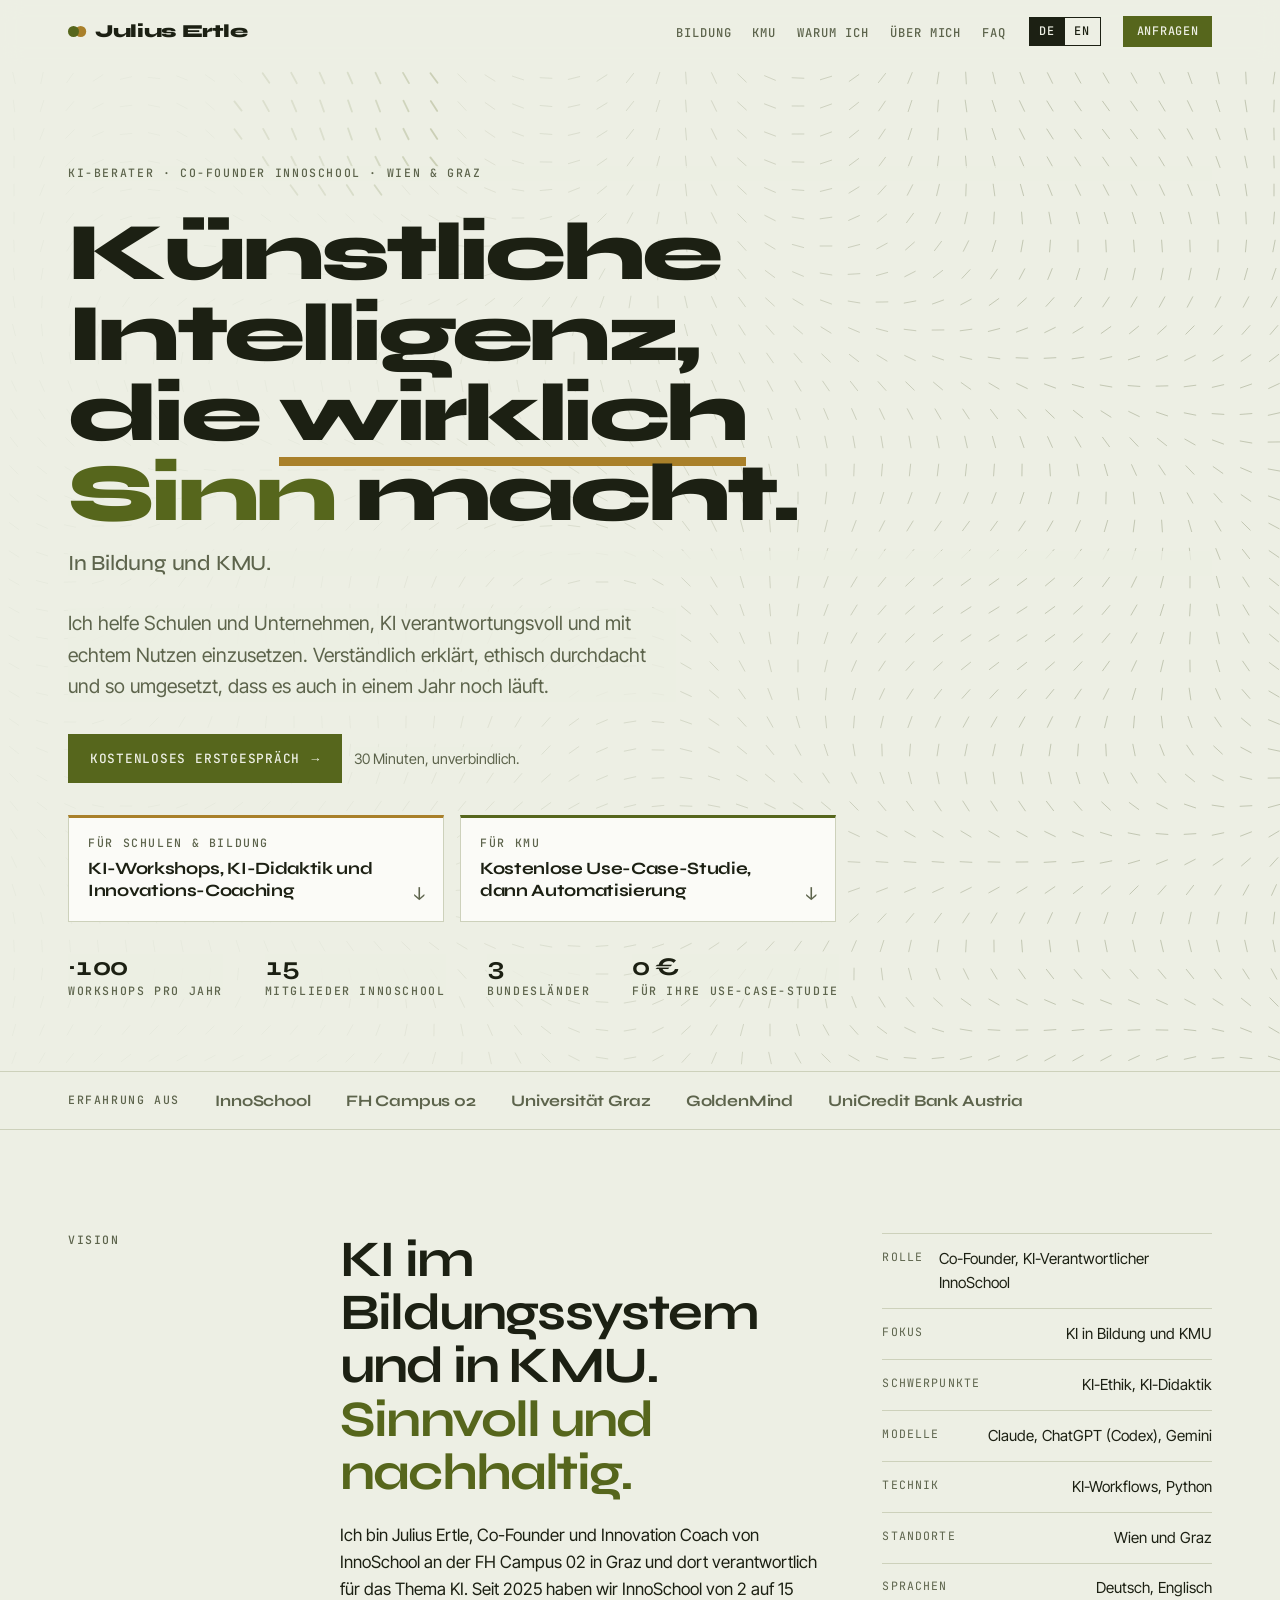
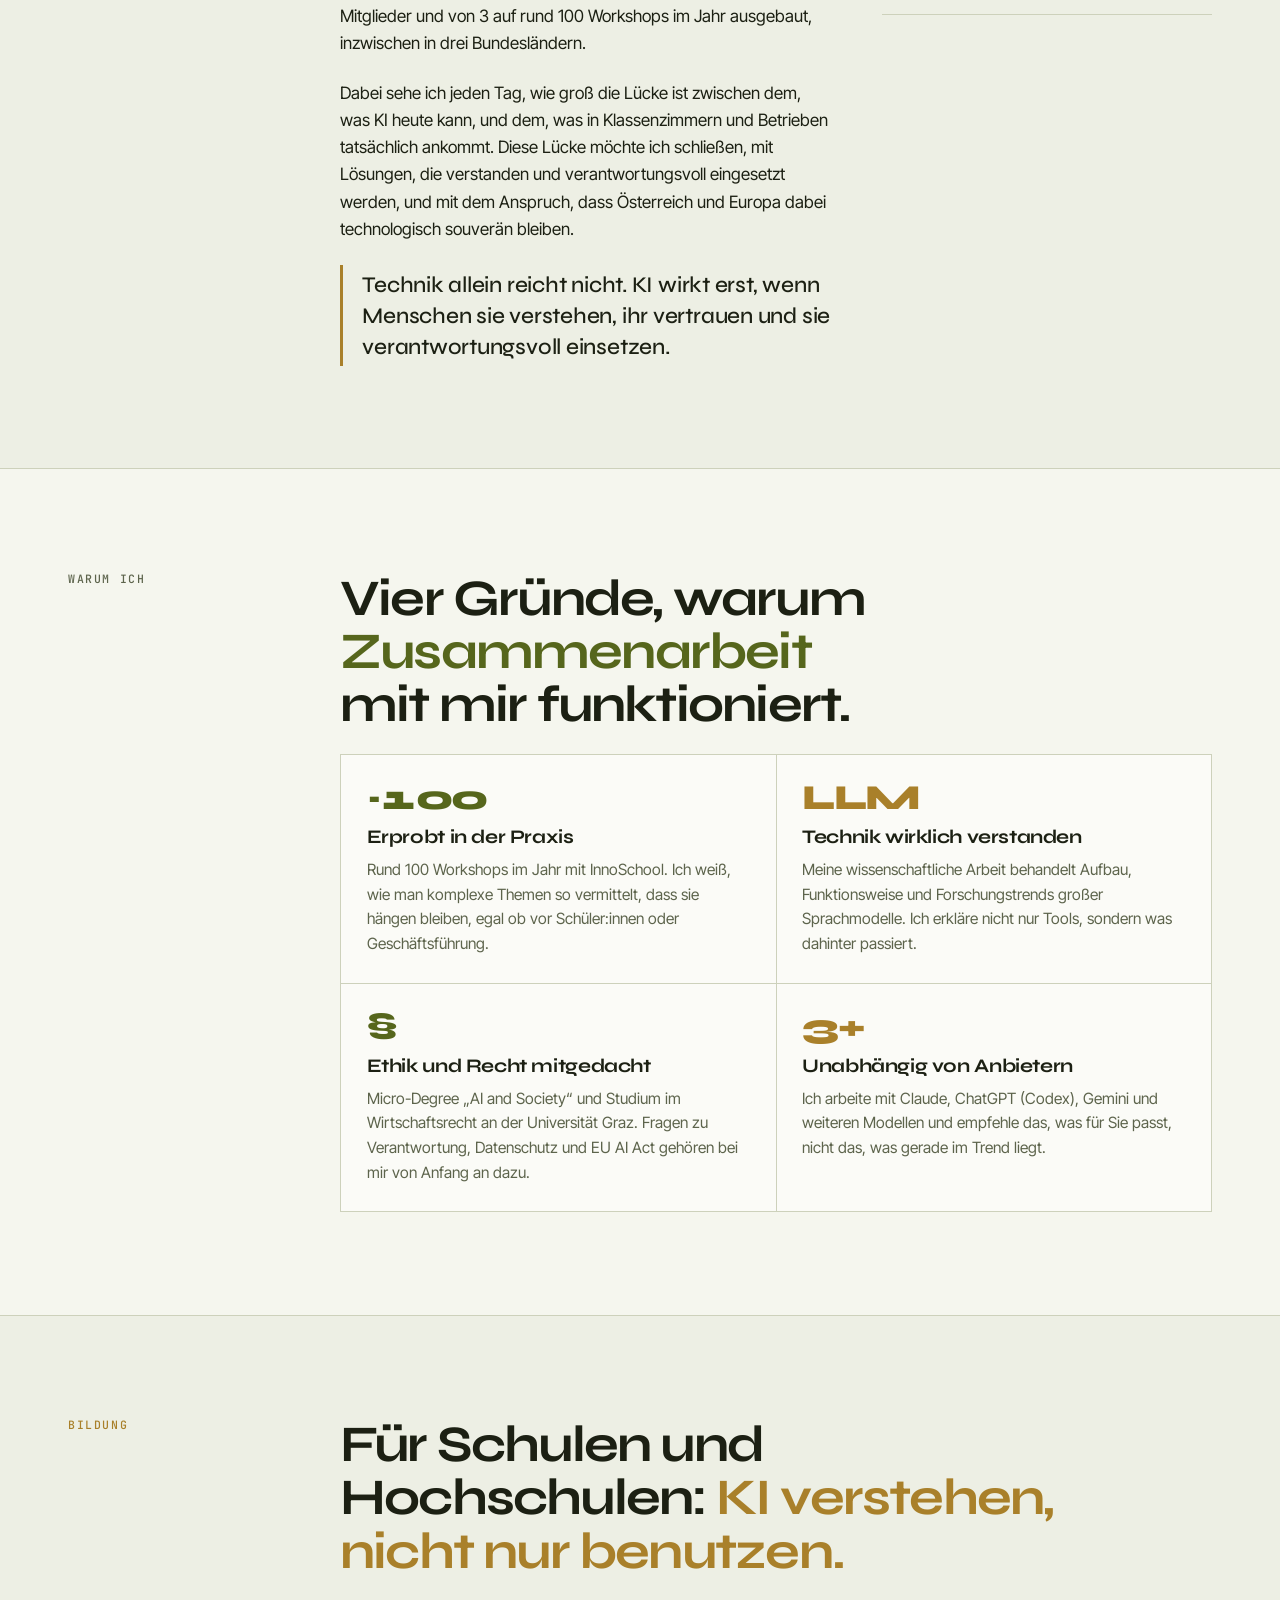
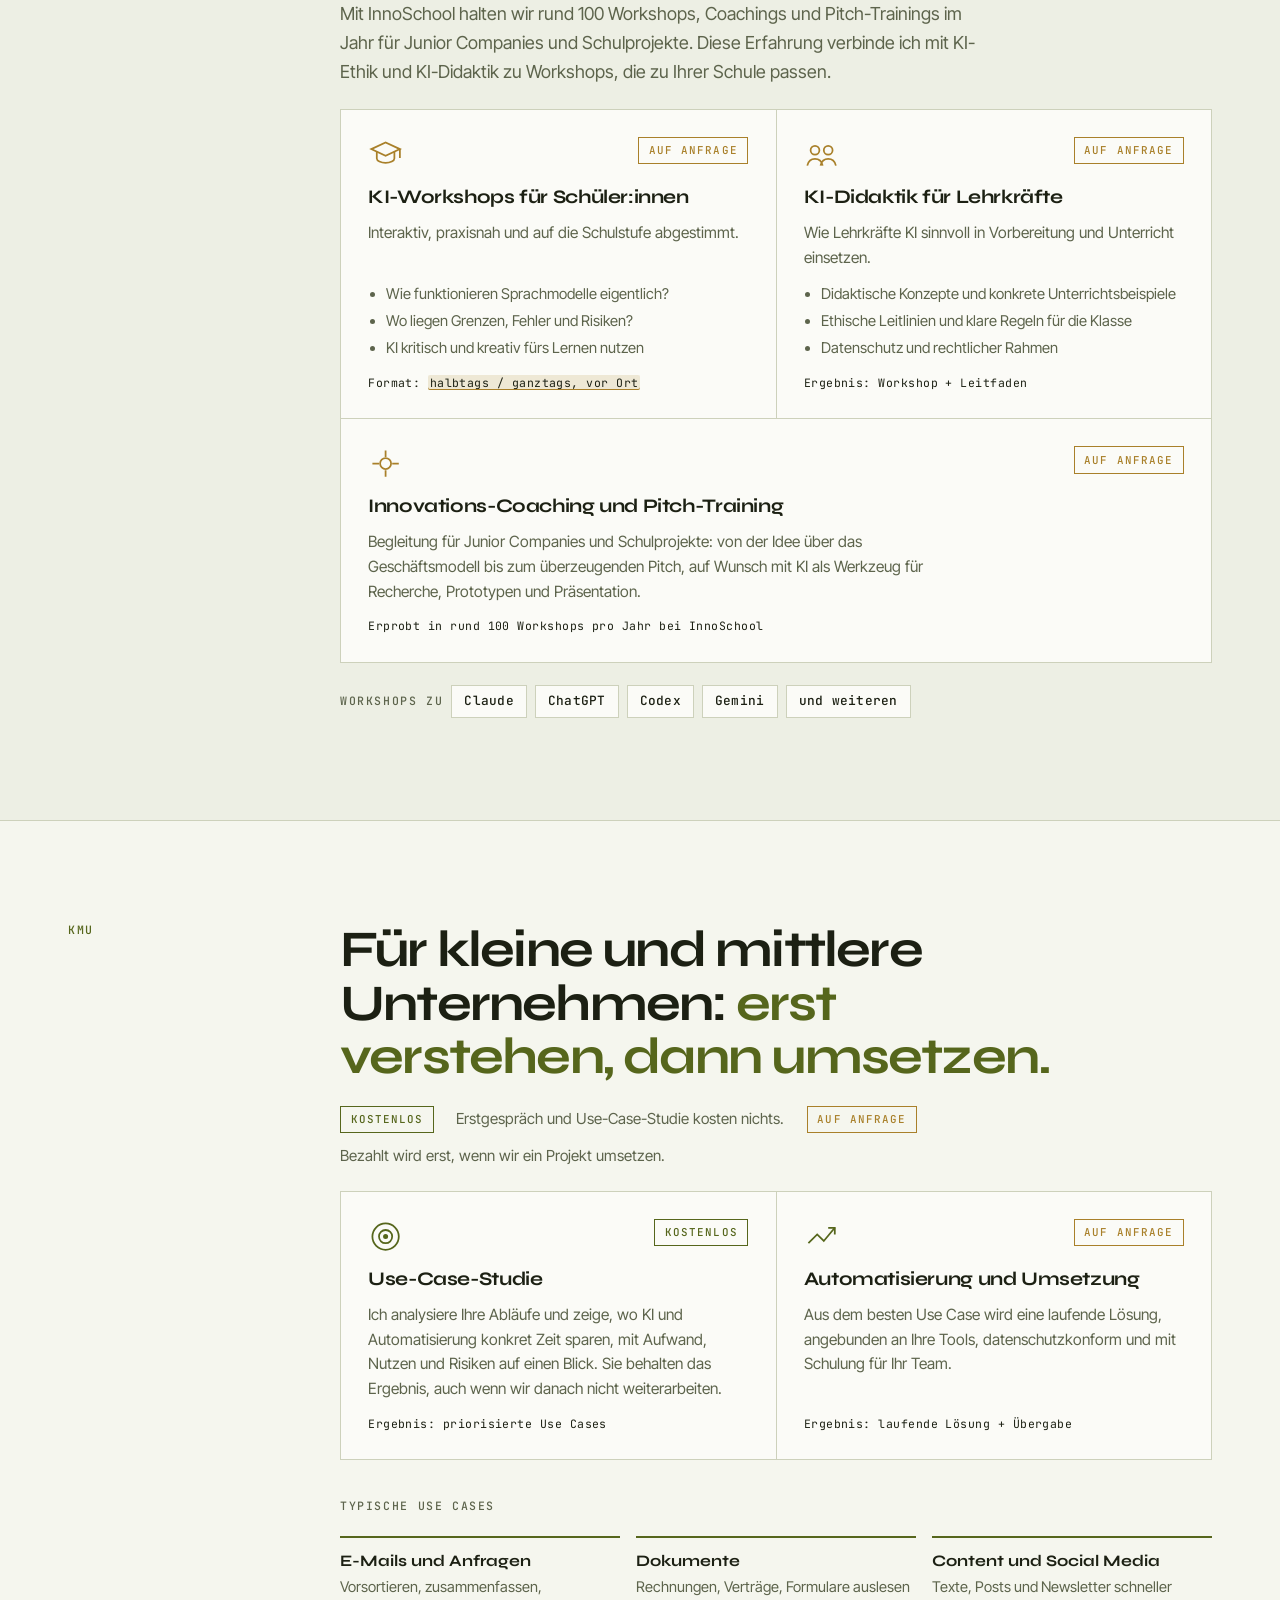
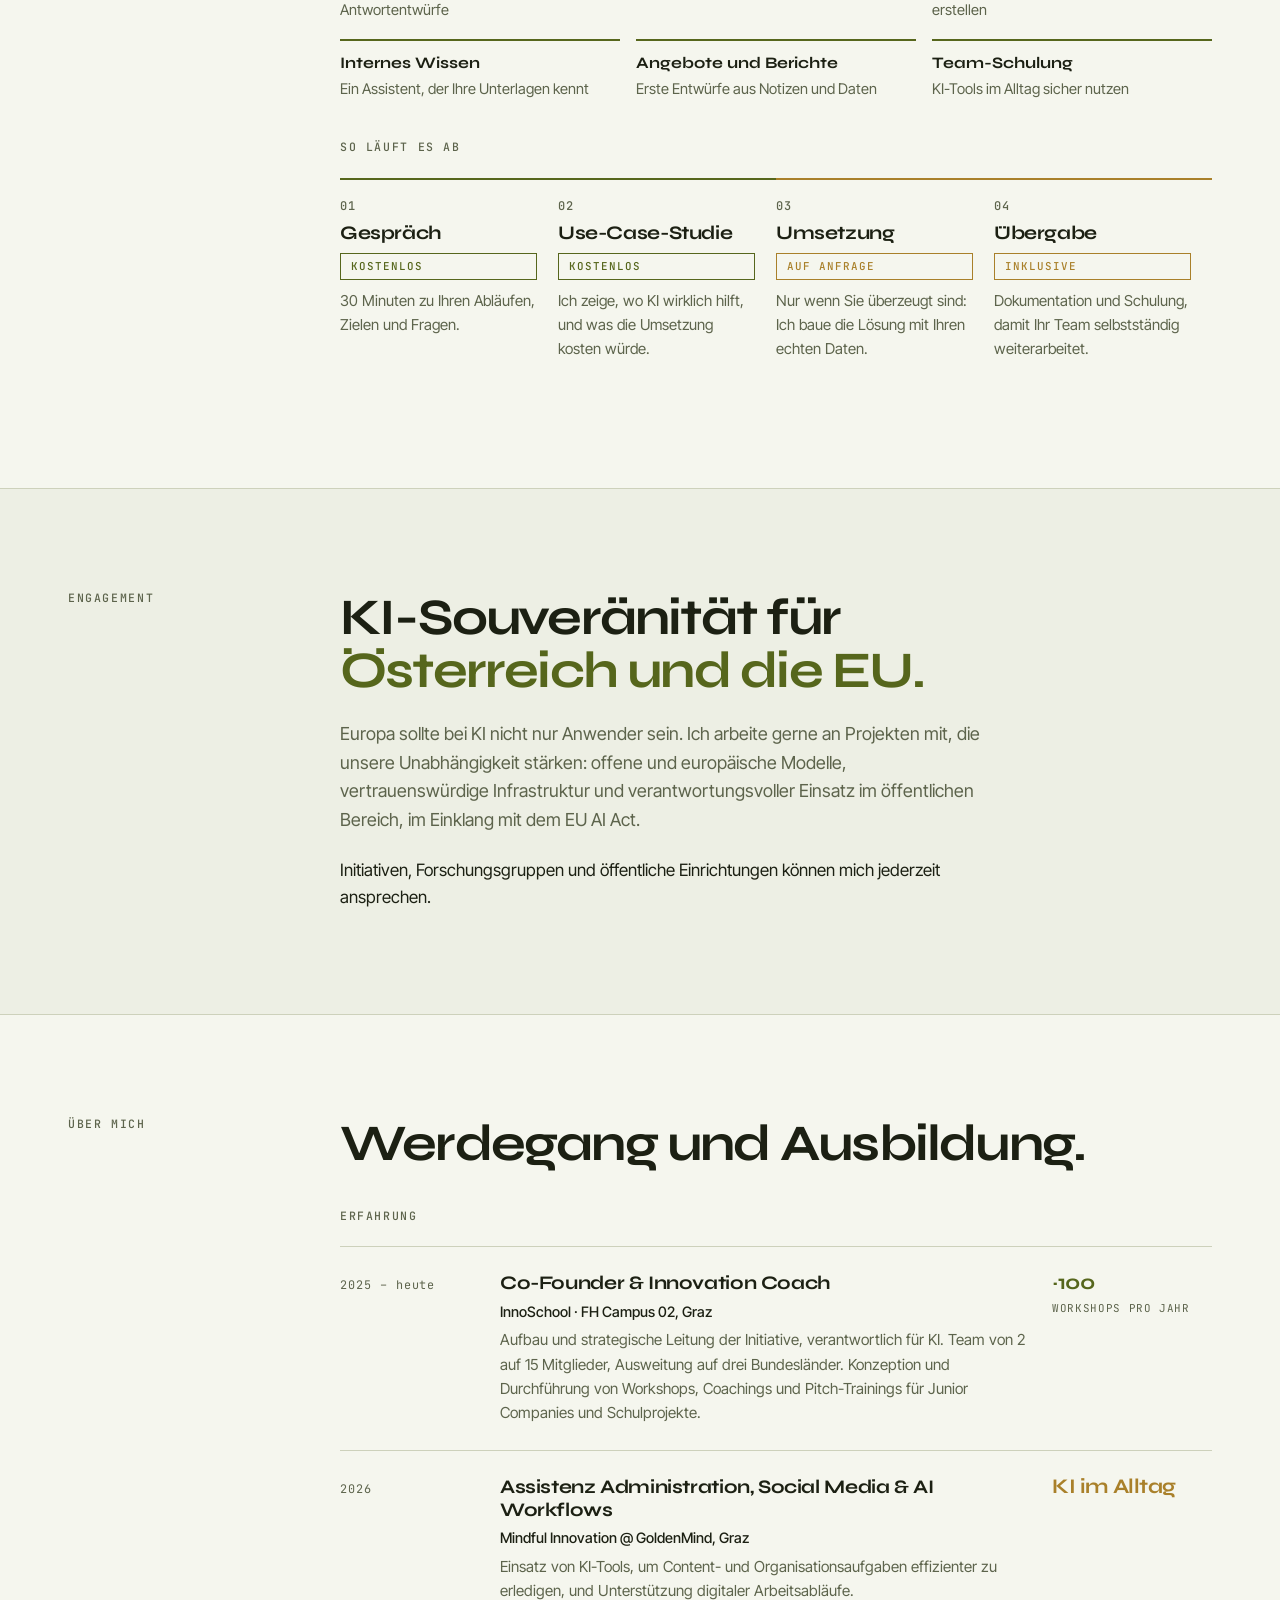
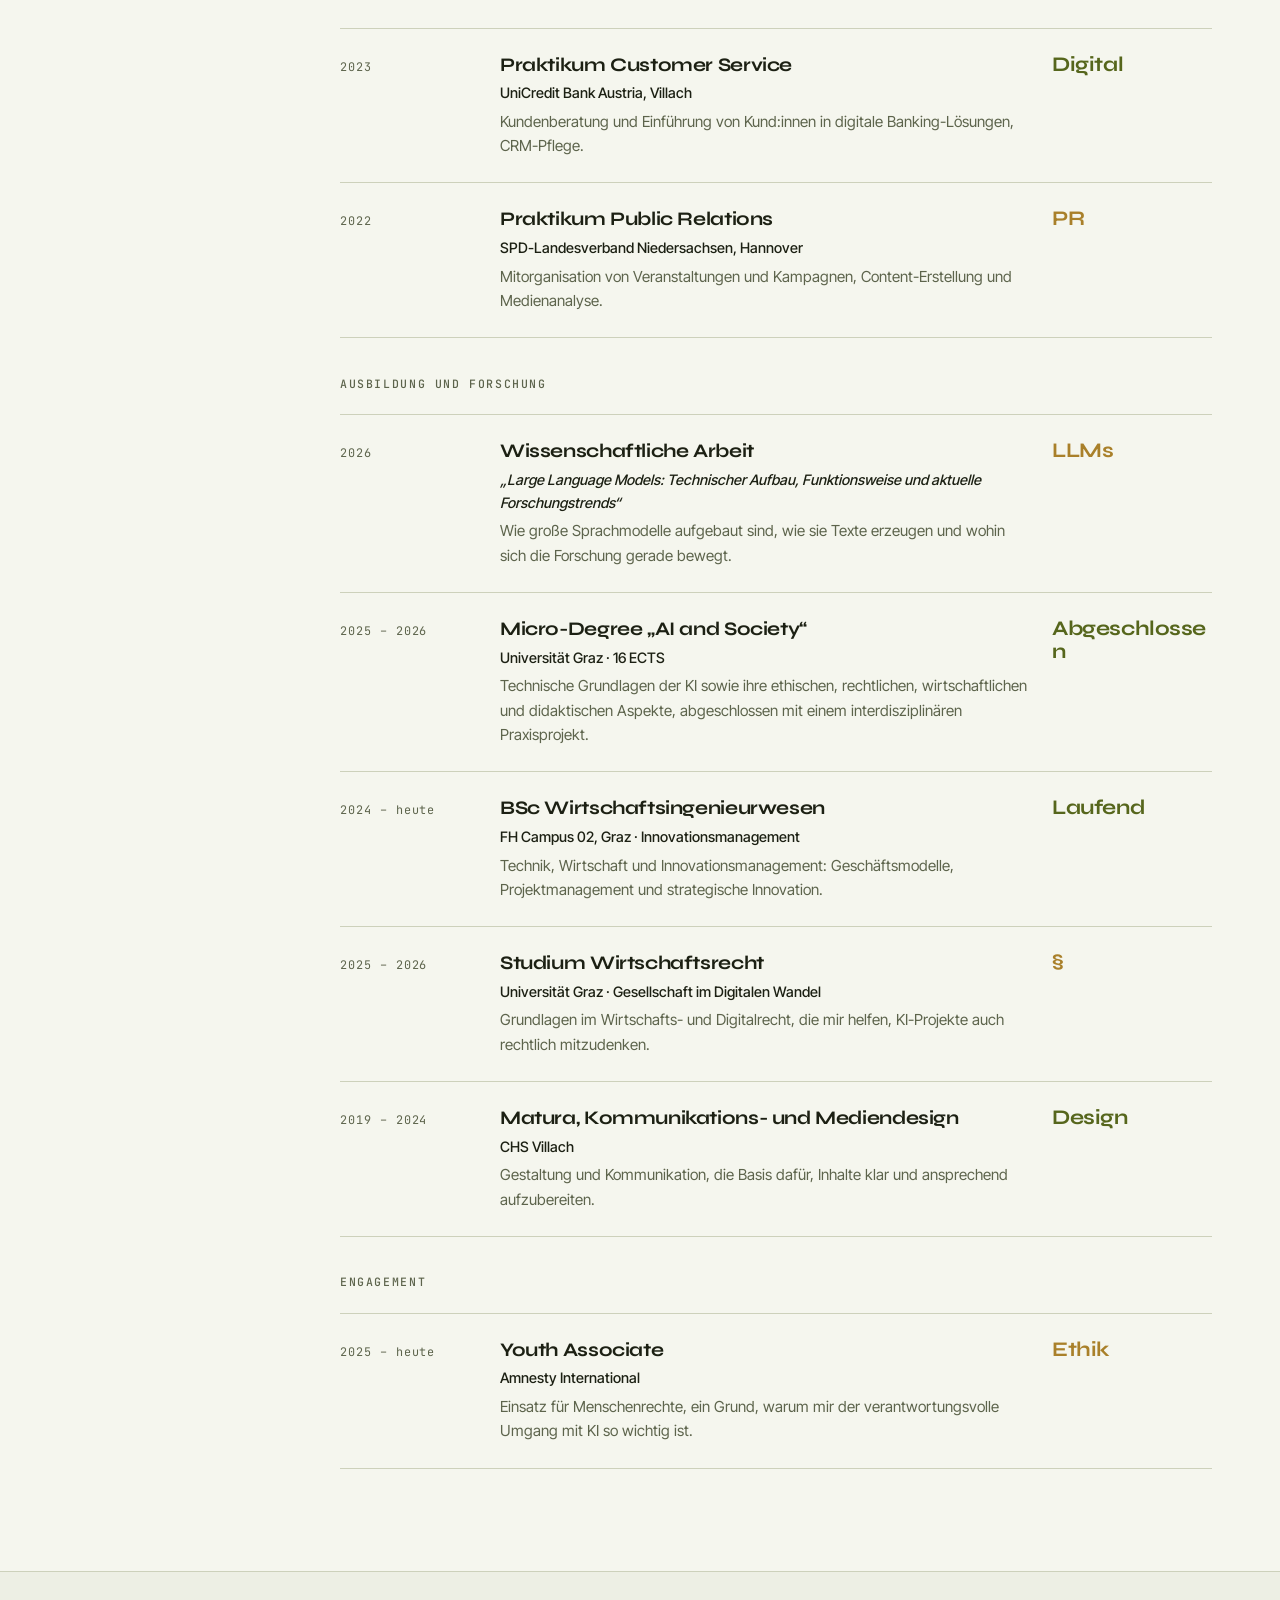
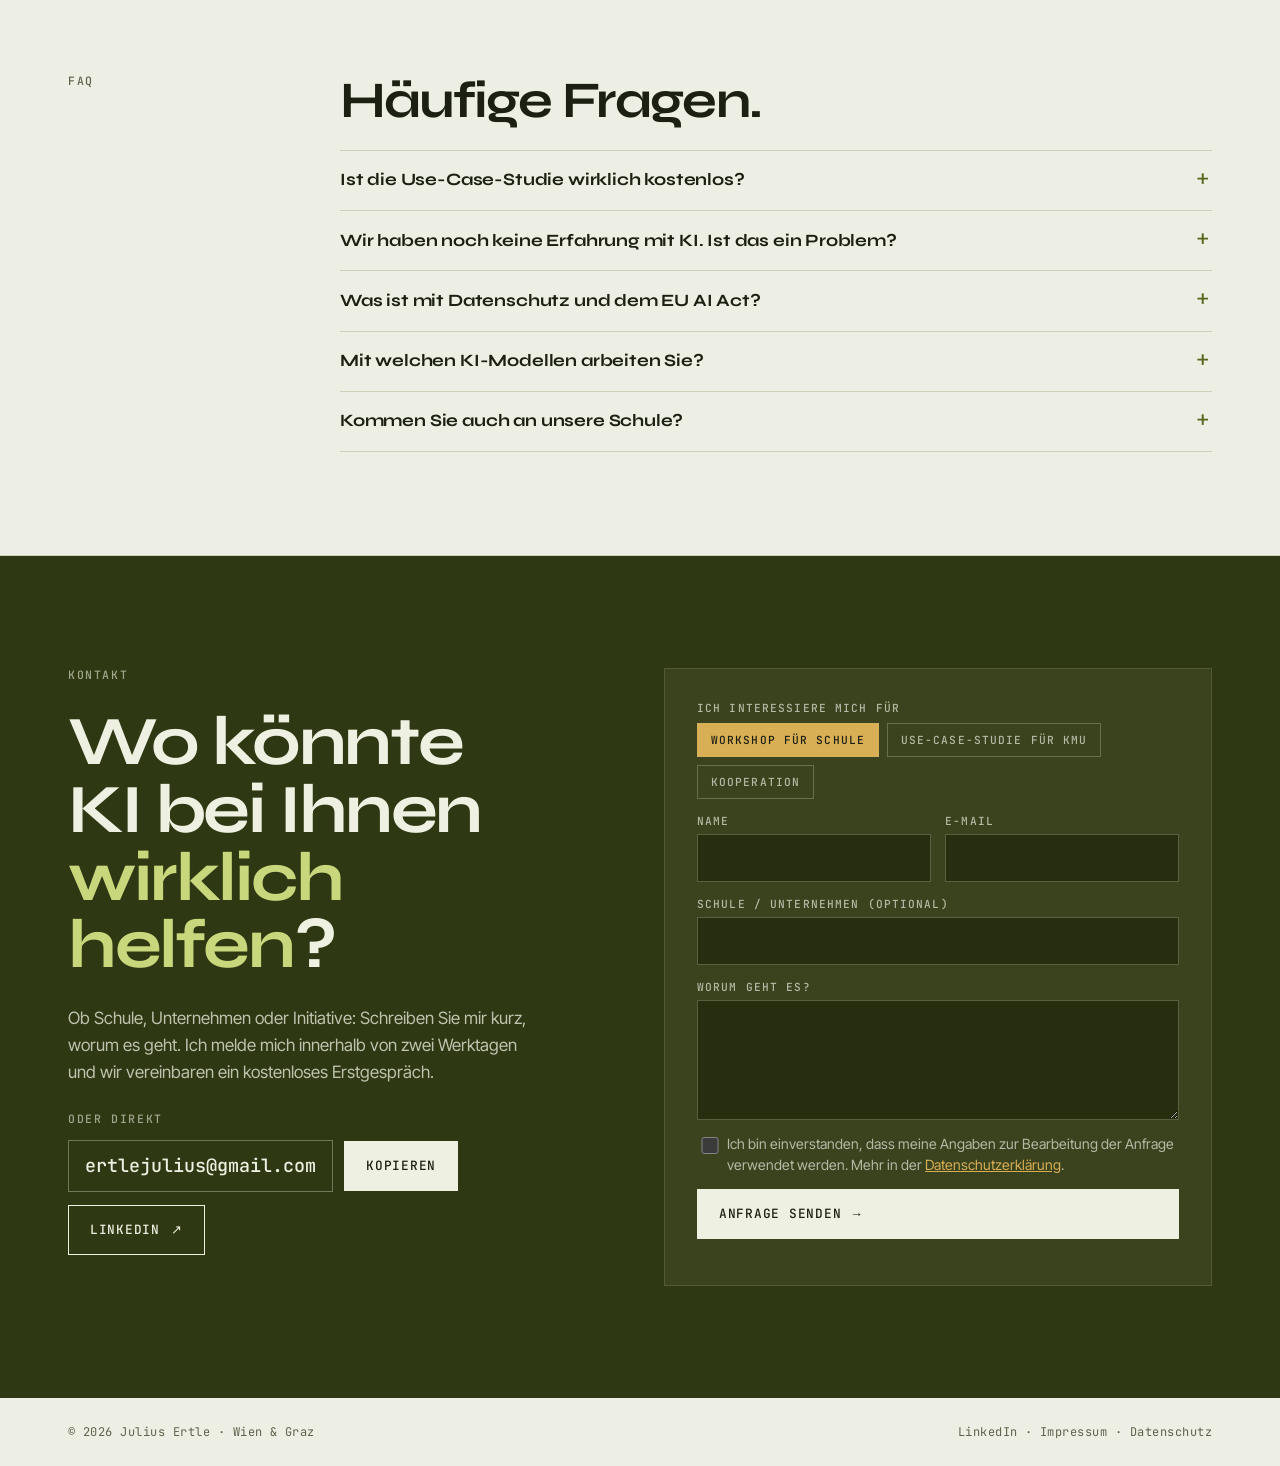
<file: index.html>
<!doctype html>
<html lang="de">
<head>
<meta charset="utf-8">
<meta name="viewport" content="width=device-width, initial-scale=1, viewport-fit=cover">
<meta name="theme-color" content="#edefe4" media="(prefers-color-scheme: light)">
<meta name="theme-color" content="#12150c" media="(prefers-color-scheme: dark)">
<meta property="og:type" content="website">
<meta property="og:title" content="Julius Ertle · KI, die wirklich Sinn macht">
<meta property="og:description" content="KI-Berater und Co-Founder von InnoSchool in Wien und Graz. KI-Workshops für Schulen, kostenlose Use-Case-Studien und Automatisierung für KMU.">
<meta property="og:url" content="https://ertlejulius-ux.github.io/">
<meta property="og:locale" content="de_AT">
<link rel="icon" href="data:image/svg+xml,%3Csvg xmlns='http://www.w3.org/2000/svg' viewBox='0 0 32 32'%3E%3Crect width='32' height='32' fill='%23edefe4'/%3E%3Ccircle cx='13' cy='16' r='7' fill='%2356661c'/%3E%3Ccircle cx='20' cy='16' r='7' fill='%23a9802a' fill-opacity='.85'/%3E%3C/svg%3E">
<title>Julius Ertle KI-Beratung</title>
<meta name="description" content="Julius Ertle: KI-Berater und Co-Founder von InnoSchool in Wien und Graz. KI-Workshops für Schulen, kostenlose Use-Case-Studien und Automatisierung für KMU.">
<link rel="stylesheet" href="fonts/fonts.css">
<style>
/* Layout: one editorial column on a live olive vector-field ground; two tracks (education = brass, SMEs = olive) run through the whole page. */
:root {
  --bg: #edefe4;
  --surface: #f5f6ee;
  --card: #fbfbf7;
  --ink: #1c2013;
  --muted: #5d644c;
  --line: #cdd1bb;
  --accent: #56661c;
  --brass: #a9802a;
  --deep: #2e3812;
  --on-deep: #eef0e2;
  --lime: #c9d77c;
  --gold: #d8af55;
  --field: #3d4818;
  --ph: rgba(169, 128, 42, .16);
  --display: "Syne", "Helvetica Neue", Arial, sans-serif;
  --body: "Inter Tight", "Helvetica Neue", Arial, sans-serif;
  --mono: "JetBrains Mono", ui-monospace, "SFMono-Regular", Menlo, monospace;
  --col: 74rem;
}
@media (prefers-color-scheme: dark) {
  :root:not([data-theme="light"]) {
    --bg: #12150c; --surface: #191d11; --card: #1d2214; --ink: #e8ebda; --muted: #9ba185; --line: #2c3220;
    --accent: #a9bb5c; --brass: #d8af55; --deep: #222a0e; --on-deep: #eef0e2; --field: #c4cf92;
    --ph: rgba(216, 175, 85, .18); color-scheme: dark;
  }
}
:root[data-theme="dark"] {
  --bg: #12150c; --surface: #191d11; --card: #1d2214; --ink: #e8ebda; --muted: #9ba185; --line: #2c3220;
  --accent: #a9bb5c; --brass: #d8af55; --deep: #222a0e; --on-deep: #eef0e2; --field: #c4cf92;
  --ph: rgba(216, 175, 85, .18); color-scheme: dark;
}

* { box-sizing: border-box; }
html { scroll-behavior: smooth; }
body {
  background: var(--bg); color: var(--ink);
  font: 400 1.0625rem/1.6 var(--body);
  -webkit-font-smoothing: antialiased;
}
a { color: inherit; }
:focus-visible { outline: 2px solid var(--brass); outline-offset: 3px; }
::selection { background: var(--brass); color: var(--bg); }

body:not(.en) [data-l="en"], body.en [data-l="de"] { display: none !important; }

.wrap {
  max-width: var(--col); margin-inline: auto;
  padding-left: max(20px, env(safe-area-inset-left, 0px));
  padding-right: max(20px, env(safe-area-inset-right, 0px));
}
.label { font: 500 .72rem/1.3 var(--mono); letter-spacing: .14em; text-transform: uppercase; color: var(--muted); }
.ph { background: var(--ph); box-shadow: inset 0 -1px 0 var(--brass); border-radius: 2px; padding-inline: .15em; }

/* Nav */
body::before { content: ""; position: fixed; inset: 0 0 auto; height: env(safe-area-inset-top, 0px); z-index: 30; background: var(--bg); }
nav.top { position: sticky; top: env(safe-area-inset-top, 0px); z-index: 20; background: color-mix(in srgb, var(--bg) 88%, transparent); backdrop-filter: blur(10px); -webkit-backdrop-filter: blur(10px); border-bottom: 1px solid transparent; transition: border-color .3s; }
nav.top.scrolled { border-bottom-color: var(--line); }
nav.top .wrap { display: flex; align-items: center; justify-content: space-between; gap: 1rem; padding-block: 1rem; }
.mark { font: 800 1.15rem/1 var(--display); letter-spacing: -.02em; text-decoration: none; display: flex; align-items: center; gap: .55rem; white-space: nowrap; }
.mark i { width: .7rem; height: .7rem; background: var(--accent); display: inline-block; border-radius: 50%; box-shadow: .45rem 0 0 var(--brass); margin-right: .45rem; }
.navr { display: flex; align-items: center; gap: 1.4rem; }
nav.top ul { list-style: none; margin: 0; padding: 0; display: flex; gap: 1.3rem; }
nav.top ul a { font: 500 .76rem/1 var(--mono); letter-spacing: .08em; text-transform: uppercase; text-decoration: none; color: var(--muted); }
nav.top ul a:hover { color: var(--ink); }
@media (max-width: 900px) { nav.top ul { display: none; } }
.lang { display: inline-flex; border: 1px solid var(--ink); flex: none; }
.lang button { font: 500 .74rem/1 var(--mono); letter-spacing: .08em; padding: .5rem .6rem; border: 0; cursor: pointer; background: transparent; color: var(--ink); }
.lang button[aria-pressed="true"] { background: var(--ink); color: var(--bg); }
.nav-cta { font: 500 .74rem/1 var(--mono); letter-spacing: .06em; text-transform: uppercase; text-decoration: none; padding: .6rem .85rem; background: var(--accent); color: var(--bg); white-space: nowrap; }
@media (max-width: 560px) { .nav-cta { display: none; } }

/* Hero */
.hero { position: relative; overflow: hidden; border-bottom: 1px solid var(--line); }
.hero canvas { position: absolute; inset: 0; width: 100%; height: 100%; display: block; }
.hero .wrap { position: relative; padding-block: clamp(3rem, 8vw, 7rem) clamp(2.5rem, 6vw, 4.5rem); display: grid; gap: 2rem; }
.headline { display: grid; gap: 1rem; }
.hero h1 {
  font: 800 clamp(2.1rem, 6.4vw, 6rem)/.98 var(--display); letter-spacing: -.045em; margin: 0;
  max-width: 15ch; text-wrap: balance;
}
.hero h1 em { font-style: normal; color: var(--accent); }
.hero h1 u {
  text-decoration: none; padding-bottom: .04em;
  background: linear-gradient(var(--brass), var(--brass)) no-repeat 0 100% / 0% .11em;
  animation: underline 1.1s cubic-bezier(.65,0,.25,1) .5s forwards;
}
@keyframes underline { to { background-size: 100% .11em; } }
.hero .sub { font: 500 clamp(1rem, 2vw, 1.35rem)/1.2 var(--display); letter-spacing: -.01em; color: var(--muted); }
.hero p.lede { margin: 0; max-width: 38rem; font-size: clamp(1.05rem, 1.6vw, 1.22rem); color: var(--muted); }
.veil { background: color-mix(in srgb, var(--bg) 76%, transparent); }
.ctas { display: flex; gap: .8rem; flex-wrap: wrap; align-items: center; }
.btn {
  font: 500 .8rem/1.2 var(--mono); letter-spacing: .06em; text-transform: uppercase; text-decoration: none;
  padding: 1rem 1.3rem; border: 1px solid var(--ink); display: inline-flex; align-items: center; gap: .7rem;
  background: var(--bg); color: var(--ink); cursor: pointer; transition: background .2s, color .2s, border-color .2s, transform .2s;
}
.btn.primary { background: var(--accent); border-color: var(--accent); color: var(--bg); }
.btn:hover { background: var(--brass); border-color: var(--brass); color: var(--bg); transform: translateY(-1px); }
.ctas .hint { font-size: .9rem; color: var(--muted); }
.tracks { display: grid; grid-template-columns: repeat(2, minmax(0, 1fr)); gap: 1rem; max-width: 48rem; }
@media (max-width: 600px) { .tracks { grid-template-columns: minmax(0, 1fr); } }
.track { position: relative; display: grid; gap: .45rem; padding: 1.1rem 3rem 1.2rem 1.2rem; text-decoration: none; background: var(--card); border: 1px solid var(--line); border-top: 3px solid var(--accent); transition: border-color .2s, transform .2s; }
.track.edu { border-top-color: var(--brass); }
.track b { font: 700 1.08rem/1.25 var(--display); letter-spacing: -.02em; }
.track .go { position: absolute; right: 1.1rem; bottom: 1.1rem; font: 500 1.1rem/1 var(--mono); color: var(--muted); transition: transform .2s; }
.track:hover { border-color: var(--ink); transform: translateY(-2px); }
.track:hover .go { transform: translateY(3px); color: var(--ink); }
.meta { display: flex; gap: 1rem 2.6rem; flex-wrap: wrap; }
.meta div { display: grid; gap: .3rem; }
.meta b { font: 700 1.6rem/1 var(--display); letter-spacing: -.02em; font-variant-numeric: tabular-nums; }

/* Trust strip */
.trust { border-bottom: 1px solid var(--line); }
.trust .wrap { display: flex; flex-wrap: wrap; gap: .6rem 2.2rem; align-items: center; padding-block: 1.2rem; }
.trust span.org { font: 700 1rem/1.2 var(--display); letter-spacing: -.01em; color: var(--muted); }

/* Bands */
section.band { border-bottom: 1px solid var(--line); scroll-margin-top: 4.5rem; }
section.band > .wrap { padding-block: clamp(3.5rem, 8vw, 6.5rem); display: grid; grid-template-columns: minmax(0, 13rem) minmax(0, 1fr); gap: 1.5rem 4rem; }
@media (max-width: 800px) { section.band > .wrap { grid-template-columns: minmax(0, 1fr); } }
section.alt { background: var(--surface); }
.side { display: grid; gap: .6rem; align-content: start; }
.side .label { position: sticky; top: 5.5rem; }
h2 { font: 700 clamp(1.8rem, 4.2vw, 3.2rem)/1.04 var(--display); letter-spacing: -.035em; margin: 0; text-wrap: balance; max-width: 20ch; }
h2 em { font-style: normal; color: var(--accent); }
h3 { font: 700 1.2rem/1.2 var(--display); letter-spacing: -.02em; margin: 0; }
p { margin: 0; max-width: 64ch; }
.stack { display: grid; gap: 1.4rem; min-width: 0; }
.intro { font-size: 1.12rem; color: var(--muted); }
.tone-edu { color: var(--brass); }
.tone-sme { color: var(--accent); }
.edu-band h2 em { color: var(--brass); }

/* Vision */
.vision-grid { display: grid; grid-template-columns: minmax(0, 1.5fr) minmax(0, 1fr); gap: 3rem; align-items: start; }
@media (max-width: 960px) { .vision-grid { grid-template-columns: minmax(0, 1fr); } }
.facts { list-style: none; margin: 0; padding: 0; border-top: 1px solid var(--line); }
.facts li { display: flex; justify-content: space-between; gap: 1rem; padding-block: .8rem; border-bottom: 1px solid var(--line); font-size: .95rem; }
.facts li > span:first-child { font: 400 .72rem/1.75 var(--mono); letter-spacing: .1em; text-transform: uppercase; color: var(--muted); flex: none; }
.facts li > span:last-child { text-align: right; min-width: 0; }
.quote { border-left: 3px solid var(--brass); padding: .2rem 0 .2rem 1.2rem; font: 500 clamp(1.15rem, 2vw, 1.4rem)/1.4 var(--display); letter-spacing: -.01em; max-width: 40ch; }

/* Why me */
.reasons { display: grid; grid-template-columns: repeat(2, minmax(0, 1fr)); gap: 0; border-top: 1px solid var(--line); border-left: 1px solid var(--line); }
@media (max-width: 640px) { .reasons { grid-template-columns: minmax(0, 1fr); } }
.reason { padding: 1.6rem; border-right: 1px solid var(--line); border-bottom: 1px solid var(--line); display: grid; gap: .6rem; align-content: start; background: var(--card); }
.reason .n { font: 800 2.2rem/1 var(--display); letter-spacing: -.04em; color: var(--accent); font-variant-numeric: tabular-nums; }
.reason:nth-child(even) .n { color: var(--brass); }
.reason p { color: var(--muted); font-size: .97rem; }

/* Services */
.price-note { display: flex; gap: .7rem 1.4rem; flex-wrap: wrap; align-items: center; font-size: .95rem; color: var(--muted); }
.tag { font: 500 .68rem/1 var(--mono); letter-spacing: .1em; text-transform: uppercase; padding: .45rem .6rem; border: 1px solid currentColor; display: inline-block; white-space: nowrap; }
.tag.free { color: var(--accent); }
.tag.req { color: var(--brass); }
.services { display: grid; grid-template-columns: repeat(2, minmax(0, 1fr)); border-top: 1px solid var(--line); border-left: 1px solid var(--line); }
@media (max-width: 680px) { .services { grid-template-columns: minmax(0, 1fr); } }
.svc { padding: 1.7rem; border-right: 1px solid var(--line); border-bottom: 1px solid var(--line); display: grid; grid-template-rows: auto auto 1fr auto; gap: .8rem; transition: background .25s; background: var(--card); }
.svc:hover { background: var(--surface); }
.svc.wide { grid-column: 1 / -1; }
.svc .top { display: flex; justify-content: space-between; align-items: start; gap: 1rem; }
.svc .glyph { width: 2.2rem; height: 2.2rem; color: var(--accent); flex: none; }
.edu-band .svc .glyph { color: var(--brass); }
.svc p { color: var(--muted); font-size: .97rem; }
.svc ul { margin: 0; padding-left: 1.1rem; color: var(--muted); font-size: .93rem; display: grid; gap: .2rem; }
.svc .out { font: 400 .72rem/1.5 var(--mono); color: var(--ink); letter-spacing: .04em; }
.chips { display: flex; flex-wrap: wrap; gap: .5rem; }
.chip { font: 500 .8rem/1 var(--mono); padding: .55rem .75rem; border: 1px solid var(--line); background: var(--card); letter-spacing: .02em; }

/* Use cases */
.usecases { display: grid; grid-template-columns: repeat(3, minmax(0, 1fr)); gap: 1rem; }
@media (max-width: 860px) { .usecases { grid-template-columns: repeat(2, minmax(0, 1fr)); } }
@media (max-width: 480px) { .usecases { grid-template-columns: minmax(0, 1fr); } }
.uc { border-top: 2px solid var(--accent); padding-top: .8rem; display: grid; gap: .3rem; align-content: start; }
.uc b { font: 700 1rem/1.25 var(--display); }
.uc span { font-size: .92rem; color: var(--muted); }

/* Process */
.steps { list-style: none; margin: 0; padding: 0; display: grid; grid-template-columns: repeat(4, minmax(0, 1fr)); counter-reset: s; }
@media (max-width: 900px) { .steps { grid-template-columns: repeat(2, minmax(0, 1fr)); } }
@media (max-width: 480px) { .steps { grid-template-columns: minmax(0, 1fr); } }
.steps li { counter-increment: s; padding: 1.3rem 1.3rem 1.5rem 0; border-top: 2px solid var(--accent); display: grid; gap: .55rem; align-content: start; }
.steps li.paid { border-top-color: var(--brass); }
.steps li::before { content: "0" counter(s); font: 500 .75rem/1 var(--mono); color: var(--muted); letter-spacing: .1em; }
.steps li p { font-size: .94rem; color: var(--muted); }

/* CV */
.work { display: grid; border-top: 1px solid var(--line); }
.case { display: grid; grid-template-columns: minmax(0, 8.5rem) minmax(0, 1fr) minmax(0, 10rem); gap: .4rem 1.5rem; padding-block: 1.5rem; border-bottom: 1px solid var(--line); align-items: baseline; }
@media (max-width: 760px) { .case { grid-template-columns: minmax(0, 1fr); } }
.case .when { font: 400 .74rem/1.5 var(--mono); letter-spacing: .08em; color: var(--muted); font-variant-numeric: tabular-nums; }
.case h3 { margin-bottom: .35rem; }
.case .org { font-size: .9rem; color: var(--ink); margin-bottom: .35rem; font-weight: 500; }
.case p { color: var(--muted); font-size: .95rem; }
.case .kpi { font: 700 1.3rem/1.1 var(--display); letter-spacing: -.02em; color: var(--accent); overflow-wrap: anywhere; }
.case .kpi.b { color: var(--brass); }
.case .kpi small { display: block; font: 400 .68rem/1.4 var(--mono); letter-spacing: .06em; color: var(--muted); margin-top: .35rem; text-transform: uppercase; }
.sub-h { font: 500 .72rem/1.3 var(--mono); letter-spacing: .14em; text-transform: uppercase; color: var(--muted); padding-top: 1rem; }
.paper { font-style: italic; }

/* FAQ */
.faq { border-top: 1px solid var(--line); }
.faq details { border-bottom: 1px solid var(--line); }
.faq summary { cursor: pointer; list-style: none; padding: 1.15rem 2.5rem 1.15rem 0; position: relative; font: 700 1.08rem/1.3 var(--display); letter-spacing: -.01em; }
.faq summary::-webkit-details-marker { display: none; }
.faq summary::after { content: "+"; position: absolute; right: .2rem; top: 1rem; font: 400 1.4rem/1 var(--mono); color: var(--accent); transition: transform .2s; }
.faq details[open] summary::after { transform: rotate(45deg); }
.faq details p { padding-bottom: 1.2rem; color: var(--muted); }

/* Contact */
.contact { background: var(--deep); color: var(--on-deep); scroll-margin-top: 4.5rem; }
.contact .wrap { padding-block: clamp(4rem, 9vw, 7rem); display: grid; grid-template-columns: minmax(0, 1fr) minmax(0, 1fr); gap: 3rem; align-items: start; }
@media (max-width: 900px) { .contact .wrap { grid-template-columns: minmax(0, 1fr); } }
.contact .label { color: color-mix(in srgb, var(--on-deep) 60%, var(--deep)); }
.contact h2 { font-size: clamp(2.1rem, 5.4vw, 4.6rem); line-height: .98; max-width: 14ch; color: var(--on-deep); }
.contact h2 em { color: var(--lime); }
.contact p { color: color-mix(in srgb, var(--on-deep) 75%, var(--deep)); max-width: 46ch; }
.contact .left { display: grid; gap: 1.6rem; align-content: start; }
.direct { display: grid; gap: .8rem; }
.direct .row { display: flex; gap: .7rem; flex-wrap: wrap; align-items: center; }
.email { font: 500 clamp(.95rem, 2vw, 1.15rem)/1.2 var(--mono); padding: .9rem 1rem; border: 1px solid color-mix(in srgb, var(--on-deep) 35%, var(--deep)); user-select: all; overflow-wrap: anywhere; min-width: 0; }
.contact .btn { background: var(--on-deep); color: #1c2013; border-color: var(--on-deep); }
.contact .btn.ghost { background: transparent; color: var(--on-deep); }
.contact .btn:hover { background: var(--gold); border-color: var(--gold); color: #1c2013; }
.honey { position: absolute; left: -9999px; width: 1px; height: 1px; opacity: 0; }
.consent { display: flex !important; gap: .7rem; align-items: start; text-transform: none !important; letter-spacing: 0 !important; font: 400 .88rem/1.45 var(--body) !important; }
.consent input { width: 1.1rem !important; height: 1.1rem; flex: none; margin-top: .15rem; accent-color: var(--gold); padding: 0 !important; }
.consent a { color: var(--gold); }
footer a { text-decoration: none; } footer a:hover { color: var(--ink); text-decoration: underline; }
#f-send[disabled] { opacity: .6; cursor: wait; }
#copied, #formstatus { font: 400 .75rem/1.4 var(--mono); letter-spacing: .06em; color: var(--gold); }
form.ask { display: grid; gap: .9rem; background: color-mix(in srgb, var(--on-deep) 6%, var(--deep)); border: 1px solid color-mix(in srgb, var(--on-deep) 18%, var(--deep)); padding: clamp(1.2rem, 3vw, 2rem); }
form.ask .two { display: grid; grid-template-columns: repeat(2, minmax(0, 1fr)); gap: .9rem; }
@media (max-width: 520px) { form.ask .two { grid-template-columns: minmax(0, 1fr); } }
form.ask label { display: grid; gap: .35rem; font: 500 .7rem/1.3 var(--mono); letter-spacing: .1em; text-transform: uppercase; color: color-mix(in srgb, var(--on-deep) 70%, var(--deep)); }
form.ask input, form.ask select, form.ask textarea {
  font: 400 1rem/1.4 var(--body); color: var(--on-deep); background: color-mix(in srgb, #000 18%, var(--deep));
  border: 1px solid color-mix(in srgb, var(--on-deep) 22%, var(--deep)); padding: .75rem .8rem; width: 100%; border-radius: 0; color-scheme: dark;
}
form.ask input:focus, form.ask select:focus, form.ask textarea:focus { outline: 2px solid var(--gold); outline-offset: 0; border-color: var(--gold); }
form.ask textarea { min-height: 7.5rem; resize: vertical; }
.seg { display: flex; flex-wrap: wrap; gap: .5rem; position: relative; }
.seg input { position: absolute; left: 0; top: 0; opacity: 0; width: 1px; height: 1px; margin: 0; pointer-events: none; }
.seg label { cursor: pointer; padding: .55rem .8rem; border: 1px solid color-mix(in srgb, var(--on-deep) 30%, var(--deep)); color: var(--on-deep); letter-spacing: .06em; }
.seg input:checked + label { background: var(--gold); border-color: var(--gold); color: #1c2013; }
.seg input:focus-visible + label { outline: 2px solid var(--gold); outline-offset: 2px; }
fieldset { border: 0; padding: 0; margin: 0; display: grid; gap: .5rem; min-width: 0; }
legend { font: 500 .7rem/1.3 var(--mono); letter-spacing: .1em; text-transform: uppercase; color: color-mix(in srgb, var(--on-deep) 70%, var(--deep)); padding: 0; margin-bottom: .5rem; }

footer .wrap { display: flex; justify-content: space-between; gap: 1rem; flex-wrap: wrap; padding-block: 1.6rem; font: 400 .75rem/1.4 var(--mono); color: var(--muted); letter-spacing: .04em; }

/* Mobile sticky CTA */
.mcta { position: fixed; left: 0; right: 0; bottom: 0; z-index: 25; padding: .7rem max(16px, env(safe-area-inset-right, 0px)) calc(.7rem + env(safe-area-inset-bottom, 0px)) max(16px, env(safe-area-inset-left, 0px)); background: color-mix(in srgb, var(--bg) 92%, transparent); backdrop-filter: blur(10px); -webkit-backdrop-filter: blur(10px); border-top: 1px solid var(--line); transform: translateY(110%); transition: transform .3s; display: none; }
.mcta a { display: flex; justify-content: center; }
.mcta.show { transform: none; }
@media (max-width: 720px) { .mcta { display: block; } footer .wrap { padding-bottom: 5.5rem; } }

/* Landscape phones: keep the hero compact */
@media (max-height: 500px) and (orientation: landscape) {
  .hero .wrap { padding-block: 2rem 2rem; gap: 1.4rem; }
  .hero h1 { font-size: clamp(2rem, 5.4vw, 3.4rem); max-width: 22ch; }
  .mcta { display: none; }
  .side .label { position: static; }
}

@media (prefers-reduced-motion: reduce) {
  html { scroll-behavior: auto; }
  * { transition: none !important; }
  .hero h1 u { animation: none; background-size: 100% .11em; }
}
</style>
<style>body { margin: 0; } img { max-width: 100%; } :root { padding-top: env(safe-area-inset-top, 0px); padding-bottom: env(safe-area-inset-bottom, 0px); }</style>
</head>
<body>
<nav class="top" aria-label="Main"><div class="wrap">
  <a class="mark" href="#top"><i aria-hidden="true"></i>Julius Ertle</a>
  <div class="navr">
    <ul>
      <li><a href="#bildung"><span data-l="de">Bildung</span><span data-l="en">Education</span></a></li>
      <li><a href="#kmu"><span data-l="de">KMU</span><span data-l="en">SMEs</span></a></li>
      <li><a href="#warum"><span data-l="de">Warum ich</span><span data-l="en">Why me</span></a></li>
      <li><a href="#ueber"><span data-l="de">Über mich</span><span data-l="en">About</span></a></li>
      <li><a href="#faq">FAQ</a></li>
    </ul>
    <div class="lang" role="group" aria-label="Sprache / Language">
      <button type="button" id="btn-de" aria-pressed="true">DE</button>
      <button type="button" id="btn-en" aria-pressed="false">EN</button>
    </div>
    <a class="nav-cta" href="#kontakt"><span data-l="de">Anfragen</span><span data-l="en">Get in touch</span></a>
  </div>
</div></nav>

<header class="hero" id="top">
  <canvas id="field" aria-hidden="true"></canvas>
  <div class="wrap">
    <span class="label veil" data-l="de">KI-Berater · Co-Founder InnoSchool · Wien &amp; Graz</span>
    <span class="label veil" data-l="en">AI consultant · Co-founder of InnoSchool · Vienna &amp; Graz</span>
    <div class="headline">
      <h1 data-l="de">Künstliche Intelligenz, die <u>wirklich</u> <em>Sinn</em> macht.</h1>
      <h1 data-l="en">Artificial intelligence that <u>really</u> <em>makes sense</em>.</h1>
      <span class="sub veil" data-l="de">In Bildung und KMU.</span><span class="sub veil" data-l="en">In education and SMEs.</span>
    </div>
    <p class="lede veil" data-l="de">Ich helfe Schulen und Unternehmen, KI verantwortungsvoll und mit echtem Nutzen einzusetzen. Verständlich erklärt, ethisch durchdacht und so umgesetzt, dass es auch in einem Jahr noch läuft.</p>
    <p class="lede veil" data-l="en">I help schools and businesses use AI responsibly and to real effect. Clearly explained, ethically thought through, and built so it still works a year from now.</p>
    <div class="ctas">
      <a class="btn primary" href="#kontakt"><span data-l="de">Kostenloses Erstgespräch</span><span data-l="en">Free intro call</span> <span aria-hidden="true">→</span></a>
      <span class="hint veil" data-l="de">30 Minuten, unverbindlich.</span><span class="hint veil" data-l="en">30 minutes, no strings attached.</span>
    </div>
    <div class="tracks">
      <a class="track edu" href="#bildung">
        <span class="label" data-l="de">Für Schulen &amp; Bildung</span><span class="label" data-l="en">For schools &amp; education</span>
        <b data-l="de">KI-Workshops, KI-Didaktik und Innovations-Coaching</b><b data-l="en">AI workshops, AI didactics and innovation coaching</b>
        <span class="go" aria-hidden="true">↓</span>
      </a>
      <a class="track sme" href="#kmu">
        <span class="label" data-l="de">Für KMU</span><span class="label" data-l="en">For SMEs</span>
        <b data-l="de">Kostenlose Use-Case-Studie, dann Automatisierung</b><b data-l="en">Free use case study, then automation</b>
        <span class="go" aria-hidden="true">↓</span>
      </a>
    </div>
    <div class="meta">
      <div class="veil"><b>~100</b><span class="label" data-l="de">Workshops pro Jahr</span><span class="label" data-l="en">Workshops per year</span></div>
      <div class="veil"><b>15</b><span class="label" data-l="de">Mitglieder InnoSchool</span><span class="label" data-l="en">InnoSchool members</span></div>
      <div class="veil"><b>3</b><span class="label" data-l="de">Bundesländer</span><span class="label" data-l="en">Austrian states</span></div>
      <div class="veil"><b>0 €</b><span class="label" data-l="de">für Ihre Use-Case-Studie</span><span class="label" data-l="en">for your use case study</span></div>
    </div>
  </div>
</header>

<div class="trust"><div class="wrap">
  <span class="label" data-l="de">Erfahrung aus</span><span class="label" data-l="en">Experience from</span>
  <span class="org">InnoSchool</span>
  <span class="org">FH Campus 02</span>
  <span class="org" data-l="de">Universität Graz</span><span class="org" data-l="en">University of Graz</span>
  <span class="org">GoldenMind</span>
  <span class="org">UniCredit Bank Austria</span>
</div></div>

<section class="band" id="vision"><div class="wrap">
  <div class="side"><span class="label">Vision</span></div>
  <div class="vision-grid">
    <div class="stack">
      <h2 data-l="de">KI im Bildungssystem und in KMU. <em>Sinnvoll und nachhaltig.</em></h2>
      <h2 data-l="en">AI in education and SMEs. <em>Useful and sustainable.</em></h2>
      <p data-l="de">Ich bin Julius Ertle, Co-Founder und Innovation Coach von InnoSchool an der FH Campus 02 in Graz und dort verantwortlich für das Thema KI. Seit 2025 haben wir InnoSchool von 2 auf 15 Mitglieder und von 3 auf rund 100 Workshops im Jahr ausgebaut, inzwischen in drei Bundesländern.</p>
      <p data-l="en">I'm Julius Ertle, co-founder and innovation coach of InnoSchool at FH Campus 02 in Graz, where I'm responsible for AI. Since 2025 we've grown InnoSchool from 2 to 15 members and from 3 to around 100 workshops a year, now across three Austrian states.</p>
      <p data-l="de">Dabei sehe ich jeden Tag, wie groß die Lücke ist zwischen dem, was KI heute kann, und dem, was in Klassenzimmern und Betrieben tatsächlich ankommt. Diese Lücke möchte ich schließen, mit Lösungen, die verstanden und verantwortungsvoll eingesetzt werden, und mit dem Anspruch, dass Österreich und Europa dabei technologisch souverän bleiben.</p>
      <p data-l="en">That work shows me every day how wide the gap is between what AI can do and what actually reaches classrooms and businesses. I want to close that gap with solutions people understand and use responsibly, and with the goal that Austria and Europe stay technologically sovereign along the way.</p>
      <p class="quote" data-l="de">Technik allein reicht nicht. KI wirkt erst, wenn Menschen sie verstehen, ihr vertrauen und sie verantwortungsvoll einsetzen.</p>
      <p class="quote" data-l="en">Technology alone isn't enough. AI only works when people understand it, trust it and use it responsibly.</p>
    </div>
    <ul class="facts">
      <li><span data-l="de">Rolle</span><span data-l="en">Role</span><span data-l="de">Co-Founder, KI-Verantwortlicher InnoSchool</span><span data-l="en">Co-founder, AI lead at InnoSchool</span></li>
      <li><span data-l="de">Fokus</span><span data-l="en">Focus</span><span data-l="de">KI in Bildung und KMU</span><span data-l="en">AI in education and SMEs</span></li>
      <li><span data-l="de">Schwerpunkte</span><span data-l="en">Specialties</span><span data-l="de">KI-Ethik, KI-Didaktik</span><span data-l="en">AI ethics, AI didactics</span></li>
      <li><span data-l="de">Modelle</span><span data-l="en">Models</span><span>Claude, ChatGPT (Codex), Gemini</span></li>
      <li><span data-l="de">Technik</span><span data-l="en">Tech</span><span data-l="de">KI-Workflows, Python</span><span data-l="en">AI workflows, Python</span></li>
      <li><span data-l="de">Standorte</span><span data-l="en">Based in</span><span data-l="de">Wien und Graz</span><span data-l="en">Vienna and Graz</span></li>
      <li><span data-l="de">Sprachen</span><span data-l="en">Languages</span><span data-l="de">Deutsch, Englisch</span><span data-l="en">German, English</span></li>
    </ul>
  </div>
</div></section>

<section class="band alt" id="warum"><div class="wrap">
  <div class="side"><span class="label" data-l="de">Warum ich</span><span class="label" data-l="en">Why me</span></div>
  <div class="stack">
    <h2 data-l="de">Vier Gründe, warum <em>Zusammenarbeit</em> mit mir funktioniert.</h2>
    <h2 data-l="en">Four reasons <em>working with me</em> works.</h2>
    <div class="reasons">
      <div class="reason"><span class="n">~100</span>
        <h3 data-l="de">Erprobt in der Praxis</h3><h3 data-l="en">Proven in practice</h3>
        <p data-l="de">Rund 100 Workshops im Jahr mit InnoSchool. Ich weiß, wie man komplexe Themen so vermittelt, dass sie hängen bleiben, egal ob vor Schüler:innen oder Geschäftsführung.</p>
        <p data-l="en">Around 100 workshops a year with InnoSchool. I know how to explain complex topics so they stick, whether to students or to management.</p></div>
      <div class="reason"><span class="n">LLM</span>
        <h3 data-l="de">Technik wirklich verstanden</h3><h3 data-l="en">Technology truly understood</h3>
        <p data-l="de">Meine wissenschaftliche Arbeit behandelt Aufbau, Funktionsweise und Forschungstrends großer Sprachmodelle. Ich erkläre nicht nur Tools, sondern was dahinter passiert.</p>
        <p data-l="en">My academic paper covers the architecture, inner workings and research trends of large language models. I don't just explain tools, I explain what happens underneath.</p></div>
      <div class="reason"><span class="n">§</span>
        <h3 data-l="de">Ethik und Recht mitgedacht</h3><h3 data-l="en">Ethics and law built in</h3>
        <p data-l="de">Micro-Degree „AI and Society“ und Studium im Wirtschaftsrecht an der Universität Graz. Fragen zu Verantwortung, Datenschutz und EU AI Act gehören bei mir von Anfang an dazu.</p>
        <p data-l="en">Micro-degree “AI and Society” and studies in business law at the University of Graz. Responsibility, data protection and the EU AI Act are part of the conversation from day one.</p></div>
      <div class="reason"><span class="n">3+</span>
        <h3 data-l="de">Unabhängig von Anbietern</h3><h3 data-l="en">Vendor-independent</h3>
        <p data-l="de">Ich arbeite mit Claude, ChatGPT (Codex), Gemini und weiteren Modellen und empfehle das, was für Sie passt, nicht das, was gerade im Trend liegt.</p>
        <p data-l="en">I work with Claude, ChatGPT (Codex), Gemini and other models, and recommend what fits you, not whatever is trending.</p></div>
    </div>
  </div>
</div></section>

<section class="band edu-band" id="bildung"><div class="wrap">
  <div class="side"><span class="label tone-edu" data-l="de">Bildung</span><span class="label tone-edu" data-l="en">Education</span></div>
  <div class="stack">
    <h2 data-l="de">Für Schulen und Hochschulen: <em>KI verstehen, nicht nur benutzen.</em></h2>
    <h2 data-l="en">For schools and universities: <em>understand AI, don't just use it.</em></h2>
    <p class="intro" data-l="de">Mit InnoSchool halten wir rund 100 Workshops, Coachings und Pitch-Trainings im Jahr für Junior Companies und Schulprojekte. Diese Erfahrung verbinde ich mit KI-Ethik und KI-Didaktik zu Workshops, die zu Ihrer Schule passen.</p>
    <p class="intro" data-l="en">With InnoSchool we run around 100 workshops, coaching sessions and pitch trainings a year for Junior Companies and school projects. I combine that experience with AI ethics and AI didactics in workshops tailored to your school.</p>
    <div class="services">
      <article class="svc">
        <div class="top">
          <svg class="glyph" viewBox="0 0 32 32" fill="none" stroke="currentColor" stroke-width="1.6" aria-hidden="true"><path d="M3 11l13-6 13 6-13 6z"/><path d="M8 13.5v6c0 2 3.6 4 8 4s8-2 8-4v-6"/><path d="M29 11v8"/></svg>
          <span class="tag req" data-l="de">Auf Anfrage</span><span class="tag req" data-l="en">On request</span>
        </div>
        <h3 data-l="de">KI-Workshops für Schüler:innen</h3><h3 data-l="en">AI workshops for students</h3>
        <p data-l="de">Interaktiv, praxisnah und auf die Schulstufe abgestimmt.</p>
        <p data-l="en">Interactive, hands-on and matched to the age group.</p>
        <ul data-l="de"><li>Wie funktionieren Sprachmodelle eigentlich?</li><li>Wo liegen Grenzen, Fehler und Risiken?</li><li>KI kritisch und kreativ fürs Lernen nutzen</li></ul>
        <ul data-l="en"><li>How do language models actually work?</li><li>Where are the limits, errors and risks?</li><li>Using AI critically and creatively for learning</li></ul>
        <span class="out" data-l="de">Format: <span class="ph">halbtags / ganztags, vor Ort</span></span><span class="out" data-l="en">Format: <span class="ph">half or full day, on site</span></span>
      </article>
      <article class="svc">
        <div class="top">
          <svg class="glyph" viewBox="0 0 32 32" fill="none" stroke="currentColor" stroke-width="1.6" aria-hidden="true"><circle cx="10" cy="12" r="4"/><circle cx="22" cy="12" r="4"/><path d="M3 26c1-4 4-6 7-6s6 2 7 6M15 26c1-4 4-6 7-6s6 2 7 6"/></svg>
          <span class="tag req" data-l="de">Auf Anfrage</span><span class="tag req" data-l="en">On request</span>
        </div>
        <h3 data-l="de">KI-Didaktik für Lehrkräfte</h3><h3 data-l="en">AI didactics for teachers</h3>
        <p data-l="de">Wie Lehrkräfte KI sinnvoll in Vorbereitung und Unterricht einsetzen.</p>
        <p data-l="en">How teachers can use AI well in lesson planning and teaching.</p>
        <ul data-l="de"><li>Didaktische Konzepte und konkrete Unterrichtsbeispiele</li><li>Ethische Leitlinien und klare Regeln für die Klasse</li><li>Datenschutz und rechtlicher Rahmen</li></ul>
        <ul data-l="en"><li>Teaching concepts and concrete classroom examples</li><li>Ethical guidelines and clear class rules</li><li>Data protection and the legal framework</li></ul>
        <span class="out" data-l="de">Ergebnis: Workshop + Leitfaden</span><span class="out" data-l="en">Output: workshop + guide</span>
      </article>
      <article class="svc wide">
        <div class="top">
          <svg class="glyph" viewBox="0 0 32 32" fill="none" stroke="currentColor" stroke-width="1.6" aria-hidden="true"><path d="M16 4v6M16 22v6M4 16h6M22 16h6"/><circle cx="16" cy="16" r="5"/></svg>
          <span class="tag req" data-l="de">Auf Anfrage</span><span class="tag req" data-l="en">On request</span>
        </div>
        <h3 data-l="de">Innovations-Coaching und Pitch-Training</h3><h3 data-l="en">Innovation coaching and pitch training</h3>
        <p data-l="de">Begleitung für Junior Companies und Schulprojekte: von der Idee über das Geschäftsmodell bis zum überzeugenden Pitch, auf Wunsch mit KI als Werkzeug für Recherche, Prototypen und Präsentation.</p>
        <p data-l="en">Support for Junior Companies and school projects: from idea to business model to a convincing pitch, with AI as a tool for research, prototyping and presenting if you like.</p>
        <span class="out" data-l="de">Erprobt in rund 100 Workshops pro Jahr bei InnoSchool</span><span class="out" data-l="en">Proven in around 100 workshops a year at InnoSchool</span>
      </article>
    </div>
    <div class="chips" aria-label="Modelle">
      <span class="label" style="align-self:center" data-l="de">Workshops zu</span><span class="label" style="align-self:center" data-l="en">Workshops on</span>
      <span class="chip">Claude</span><span class="chip">ChatGPT</span><span class="chip">Codex</span><span class="chip">Gemini</span><span class="chip" data-l="de">und weiteren</span><span class="chip" data-l="en">and more</span>
    </div>
  </div>
</div></section>

<section class="band alt" id="kmu"><div class="wrap">
  <div class="side"><span class="label tone-sme" data-l="de">KMU</span><span class="label tone-sme" data-l="en">SMEs</span></div>
  <div class="stack">
    <h2 data-l="de">Für kleine und mittlere Unternehmen: <em>erst verstehen, dann umsetzen.</em></h2>
    <h2 data-l="en">For small and mid-sized businesses: <em>understand first, then build.</em></h2>
    <div class="price-note">
      <span><span class="tag free" data-l="de">Kostenlos</span><span class="tag free" data-l="en">Free</span></span>
      <span data-l="de">Erstgespräch und Use-Case-Studie kosten nichts.</span><span data-l="en">The first call and the use case study cost nothing.</span>
      <span><span class="tag req" data-l="de">Auf Anfrage</span><span class="tag req" data-l="en">On request</span></span>
      <span data-l="de">Bezahlt wird erst, wenn wir ein Projekt umsetzen.</span><span data-l="en">You only pay once we build a project.</span>
    </div>
    <div class="services">
      <article class="svc">
        <div class="top">
          <svg class="glyph" viewBox="0 0 32 32" fill="none" stroke="currentColor" stroke-width="1.6" aria-hidden="true"><circle cx="16" cy="16" r="12"/><circle cx="16" cy="16" r="6"/><circle cx="16" cy="16" r="1.5" fill="currentColor"/></svg>
          <span class="tag free" data-l="de">Kostenlos</span><span class="tag free" data-l="en">Free</span>
        </div>
        <h3 data-l="de">Use-Case-Studie</h3><h3 data-l="en">Use case study</h3>
        <p data-l="de">Ich analysiere Ihre Abläufe und zeige, wo KI und Automatisierung konkret Zeit sparen, mit Aufwand, Nutzen und Risiken auf einen Blick. Sie behalten das Ergebnis, auch wenn wir danach nicht weiterarbeiten.</p>
        <p data-l="en">I analyse your workflows and show exactly where AI and automation save time, with effort, benefit and risks at a glance. The results are yours to keep, even if we don't continue.</p>
        <span class="out" data-l="de">Ergebnis: priorisierte Use Cases</span><span class="out" data-l="en">Output: prioritised use cases</span>
      </article>
      <article class="svc">
        <div class="top">
          <svg class="glyph" viewBox="0 0 32 32" fill="none" stroke="currentColor" stroke-width="1.6" aria-hidden="true"><path d="M4 22l8-8 6 6 10-12"/><path d="M22 8h6v6"/></svg>
          <span class="tag req" data-l="de">Auf Anfrage</span><span class="tag req" data-l="en">On request</span>
        </div>
        <h3 data-l="de">Automatisierung und Umsetzung</h3><h3 data-l="en">Automation and implementation</h3>
        <p data-l="de">Aus dem besten Use Case wird eine laufende Lösung, angebunden an Ihre Tools, datenschutzkonform und mit Schulung für Ihr Team.</p>
        <p data-l="en">The strongest use case becomes a working system, connected to your tools, privacy-compliant and with training for your team.</p>
        <span class="out" data-l="de">Ergebnis: laufende Lösung + Übergabe</span><span class="out" data-l="en">Output: running system + handover</span>
      </article>
    </div>
    <span class="sub-h" data-l="de">Typische Use Cases</span><span class="sub-h" data-l="en">Typical use cases</span>
    <div class="usecases">
      <div class="uc"><b data-l="de">E-Mails und Anfragen</b><b data-l="en">Email and enquiries</b><span data-l="de">Vorsortieren, zusammenfassen, Antwortentwürfe</span><span data-l="en">Triage, summaries, draft replies</span></div>
      <div class="uc"><b data-l="de">Dokumente</b><b data-l="en">Documents</b><span data-l="de">Rechnungen, Verträge, Formulare auslesen</span><span data-l="en">Extracting invoices, contracts, forms</span></div>
      <div class="uc"><b data-l="de">Content und Social Media</b><b data-l="en">Content and social media</b><span data-l="de">Texte, Posts und Newsletter schneller erstellen</span><span data-l="en">Faster copy, posts and newsletters</span></div>
      <div class="uc"><b data-l="de">Internes Wissen</b><b data-l="en">Internal knowledge</b><span data-l="de">Ein Assistent, der Ihre Unterlagen kennt</span><span data-l="en">An assistant that knows your documents</span></div>
      <div class="uc"><b data-l="de">Angebote und Berichte</b><b data-l="en">Proposals and reports</b><span data-l="de">Erste Entwürfe aus Notizen und Daten</span><span data-l="en">First drafts from notes and data</span></div>
      <div class="uc"><b data-l="de">Team-Schulung</b><b data-l="en">Team training</b><span data-l="de">KI-Tools im Alltag sicher nutzen</span><span data-l="en">Using AI tools safely day to day</span></div>
    </div>
    <span class="sub-h" data-l="de">So läuft es ab</span><span class="sub-h" data-l="en">How it works</span>
    <ol class="steps">
      <li><h3 data-l="de">Gespräch</h3><h3 data-l="en">Call</h3>
        <span class="tag free" data-l="de">Kostenlos</span><span class="tag free" data-l="en">Free</span>
        <p data-l="de">30 Minuten zu Ihren Abläufen, Zielen und Fragen.</p><p data-l="en">30 minutes on your workflows, goals and questions.</p></li>
      <li><h3 data-l="de">Use-Case-Studie</h3><h3 data-l="en">Use case study</h3>
        <span class="tag free" data-l="de">Kostenlos</span><span class="tag free" data-l="en">Free</span>
        <p data-l="de">Ich zeige, wo KI wirklich hilft, und was die Umsetzung kosten würde.</p><p data-l="en">I show where AI really helps, and what building it would cost.</p></li>
      <li class="paid"><h3 data-l="de">Umsetzung</h3><h3 data-l="en">Build</h3>
        <span class="tag req" data-l="de">Auf Anfrage</span><span class="tag req" data-l="en">On request</span>
        <p data-l="de">Nur wenn Sie überzeugt sind: Ich baue die Lösung mit Ihren echten Daten.</p><p data-l="en">Only if you're convinced: I build the solution with your real data.</p></li>
      <li class="paid"><h3 data-l="de">Übergabe</h3><h3 data-l="en">Handover</h3>
        <span class="tag req" data-l="de">Inklusive</span><span class="tag req" data-l="en">Included</span>
        <p data-l="de">Dokumentation und Schulung, damit Ihr Team selbstständig weiterarbeitet.</p><p data-l="en">Documentation and training so your team can carry on independently.</p></li>
    </ol>
  </div>
</div></section>

<section class="band" id="souveraenitaet"><div class="wrap">
  <div class="side"><span class="label" data-l="de">Engagement</span><span class="label" data-l="en">Commitment</span></div>
  <div class="stack">
    <h2 data-l="de">KI-Souveränität für <em>Österreich und die EU.</em></h2>
    <h2 data-l="en">AI sovereignty for <em>Austria and the EU.</em></h2>
    <p class="intro" data-l="de">Europa sollte bei KI nicht nur Anwender sein. Ich arbeite gerne an Projekten mit, die unsere Unabhängigkeit stärken: offene und europäische Modelle, vertrauenswürdige Infrastruktur und verantwortungsvoller Einsatz im öffentlichen Bereich, im Einklang mit dem EU AI Act.</p>
    <p class="intro" data-l="en">Europe shouldn't only be a user of AI. I'd like to contribute to projects that strengthen our independence: open and European models, trustworthy infrastructure and responsible use in the public sector, in line with the EU AI Act.</p>
    <p data-l="de">Initiativen, Forschungsgruppen und öffentliche Einrichtungen können mich jederzeit ansprechen.</p>
    <p data-l="en">Initiatives, research groups and public bodies are welcome to get in touch.</p>
  </div>
</div></section>

<section class="band alt" id="ueber"><div class="wrap">
  <div class="side"><span class="label" data-l="de">Über mich</span><span class="label" data-l="en">About</span></div>
  <div class="stack">
    <h2 data-l="de">Werdegang und Ausbildung.</h2>
    <h2 data-l="en">Experience and education.</h2>
    <span class="sub-h" data-l="de">Erfahrung</span><span class="sub-h" data-l="en">Experience</span>
    <div class="work">
      <article class="case">
        <span class="when" data-l="de">2025 – heute</span><span class="when" data-l="en">2025 – today</span>
        <div><h3>Co-Founder &amp; Innovation Coach</h3><div class="org">InnoSchool · FH Campus 02, Graz</div>
          <p data-l="de">Aufbau und strategische Leitung der Initiative, verantwortlich für KI. Team von 2 auf 15 Mitglieder, Ausweitung auf drei Bundesländer. Konzeption und Durchführung von Workshops, Coachings und Pitch-Trainings für Junior Companies und Schulprojekte.</p>
          <p data-l="en">Built and lead the initiative, responsible for AI. Grew the team from 2 to 15 members and expanded to three Austrian states. Design and delivery of workshops, coaching and pitch trainings for Junior Companies and school projects.</p></div>
        <span class="kpi">~100<small data-l="de">Workshops pro Jahr</small><small data-l="en">workshops per year</small></span>
      </article>
      <article class="case">
        <span class="when">2026</span>
        <div><h3 data-l="de">Assistenz Administration, Social Media &amp; AI Workflows</h3><h3 data-l="en">Assistant, administration, social media &amp; AI workflows</h3><div class="org">Mindful Innovation @ GoldenMind, Graz</div>
          <p data-l="de">Einsatz von KI-Tools, um Content- und Organisationsaufgaben effizienter zu erledigen, und Unterstützung digitaler Arbeitsabläufe.</p>
          <p data-l="en">Using AI tools to handle content and organisational tasks more efficiently, and supporting digital workflows.</p></div>
        <span class="kpi b" data-l="de">KI im Alltag</span><span class="kpi b" data-l="en">AI at work</span>
      </article>
      <article class="case">
        <span class="when">2023</span>
        <div><h3 data-l="de">Praktikum Customer Service</h3><h3 data-l="en">Customer service internship</h3><div class="org">UniCredit Bank Austria, Villach</div>
          <p data-l="de">Kundenberatung und Einführung von Kund:innen in digitale Banking-Lösungen, CRM-Pflege.</p>
          <p data-l="en">Advising customers and introducing them to digital banking, CRM maintenance.</p></div>
        <span class="kpi" data-l="de">Digital</span><span class="kpi" data-l="en">Digital</span>
      </article>
      <article class="case">
        <span class="when">2022</span>
        <div><h3 data-l="de">Praktikum Public Relations</h3><h3 data-l="en">Public relations internship</h3><div class="org">SPD-Landesverband Niedersachsen, Hannover</div>
          <p data-l="de">Mitorganisation von Veranstaltungen und Kampagnen, Content-Erstellung und Medienanalyse.</p>
          <p data-l="en">Co-organising events and campaigns, content creation and media analysis.</p></div>
        <span class="kpi b">PR</span>
      </article>
    </div>
    <span class="sub-h" data-l="de">Ausbildung und Forschung</span><span class="sub-h" data-l="en">Education and research</span>
    <div class="work">
      <article class="case">
        <span class="when">2026</span>
        <div><h3 data-l="de">Wissenschaftliche Arbeit</h3><h3 data-l="en">Academic paper</h3>
          <div class="org paper">„Large Language Models: Technischer Aufbau, Funktionsweise und aktuelle Forschungstrends“</div>
          <p data-l="de">Wie große Sprachmodelle aufgebaut sind, wie sie Texte erzeugen und wohin sich die Forschung gerade bewegt.</p>
          <p data-l="en">How large language models are built, how they generate text, and where research is heading.</p></div>
        <span class="kpi b">LLMs</span>
      </article>
      <article class="case">
        <span class="when">2025 – 2026</span>
        <div><h3>Micro-Degree „AI and Society“</h3><div class="org" data-l="de">Universität Graz · 16 ECTS</div><div class="org" data-l="en">University of Graz · 16 ECTS</div>
          <p data-l="de">Technische Grundlagen der KI sowie ihre ethischen, rechtlichen, wirtschaftlichen und didaktischen Aspekte, abgeschlossen mit einem interdisziplinären Praxisprojekt.</p>
          <p data-l="en">Technical foundations of AI and its ethical, legal, economic and educational aspects, completed with an interdisciplinary practical project.</p></div>
        <span class="kpi" data-l="de">Abgeschlossen</span><span class="kpi" data-l="en">Completed</span>
      </article>
      <article class="case">
        <span class="when" data-l="de">2024 – heute</span><span class="when" data-l="en">2024 – today</span>
        <div><h3>BSc Wirtschaftsingenieurwesen</h3><div class="org">FH Campus 02, Graz · Innovationsmanagement</div>
          <p data-l="de">Technik, Wirtschaft und Innovationsmanagement: Geschäftsmodelle, Projektmanagement und strategische Innovation.</p>
          <p data-l="en">Engineering, business and innovation management: business models, project management and strategic innovation.</p></div>
        <span class="kpi" data-l="de">Laufend</span><span class="kpi" data-l="en">Ongoing</span>
      </article>
      <article class="case">
        <span class="when">2025 – 2026</span>
        <div><h3 data-l="de">Studium Wirtschaftsrecht</h3><h3 data-l="en">Business law studies</h3><div class="org" data-l="de">Universität Graz · Gesellschaft im Digitalen Wandel</div><div class="org" data-l="en">University of Graz · Society in Digital Transformation</div>
          <p data-l="de">Grundlagen im Wirtschafts- und Digitalrecht, die mir helfen, KI-Projekte auch rechtlich mitzudenken.</p>
          <p data-l="en">Foundations in business and digital law that help me think through AI projects legally as well.</p></div>
        <span class="kpi b">§</span>
      </article>
      <article class="case">
        <span class="when">2019 – 2024</span>
        <div><h3 data-l="de">Matura, Kommunikations- und Mediendesign</h3><h3 data-l="en">School diploma, communication and media design</h3><div class="org">CHS Villach</div>
          <p data-l="de">Gestaltung und Kommunikation, die Basis dafür, Inhalte klar und ansprechend aufzubereiten.</p>
          <p data-l="en">Design and communication, the basis for presenting content clearly and engagingly.</p></div>
        <span class="kpi" data-l="de">Design</span><span class="kpi" data-l="en">Design</span>
      </article>
    </div>
    <span class="sub-h">Engagement</span>
    <div class="work">
      <article class="case">
        <span class="when" data-l="de">2025 – heute</span><span class="when" data-l="en">2025 – today</span>
        <div><h3>Youth Associate</h3><div class="org">Amnesty International</div>
          <p data-l="de">Einsatz für Menschenrechte, ein Grund, warum mir der verantwortungsvolle Umgang mit KI so wichtig ist.</p>
          <p data-l="en">Working for human rights, one reason responsible AI matters so much to me.</p></div>
        <span class="kpi b" data-l="de">Ethik</span><span class="kpi b" data-l="en">Ethics</span>
      </article>
    </div>
  </div>
</div></section>

<section class="band" id="faq"><div class="wrap">
  <div class="side"><span class="label">FAQ</span></div>
  <div class="stack">
    <h2 data-l="de">Häufige Fragen.</h2>
    <h2 data-l="en">Common questions.</h2>
    <div class="faq">
      <details><summary data-l="de">Ist die Use-Case-Studie wirklich kostenlos?</summary><summary data-l="en">Is the use case study really free?</summary>
        <p data-l="de">Ja. Erstgespräch und Use-Case-Studie kosten nichts und verpflichten zu nichts. Kosten entstehen erst, wenn Sie sich entscheiden, ein Projekt mit mir umzusetzen. Den Preis dafür erfahren Sie vorher.</p>
        <p data-l="en">Yes. The first call and the use case study cost nothing and commit you to nothing. Costs only arise if you decide to build a project with me, and you'll know the price beforehand.</p></details>
      <details><summary data-l="de">Wir haben noch keine Erfahrung mit KI. Ist das ein Problem?</summary><summary data-l="en">We have no AI experience yet. Is that a problem?</summary>
        <p data-l="de">Im Gegenteil, genau dafür bin ich da. Ich starte bei Ihren Abläufen, nicht bei der Technik, und erkläre alles so, dass Ihr Team mitreden und später selbst weiterarbeiten kann.</p>
        <p data-l="en">Not at all, that's exactly what I'm here for. I start from your workflows, not the technology, and explain everything so your team can follow and carry on independently later.</p></details>
      <details><summary data-l="de">Was ist mit Datenschutz und dem EU AI Act?</summary><summary data-l="en">What about data protection and the EU AI Act?</summary>
        <p data-l="de">Beides denke ich von Anfang an mit. Wo nötig, setzen wir auf Lösungen, bei denen Ihre Daten in der EU bleiben, und klären, welche Pflichten der AI Act für Ihren Anwendungsfall mit sich bringt. Eine Rechtsberatung ersetzt das nicht.</p>
        <p data-l="en">I factor both in from the start. Where needed we choose solutions that keep your data in the EU, and clarify which AI Act obligations apply to your use case. This doesn't replace legal advice.</p></details>
      <details><summary data-l="de">Mit welchen KI-Modellen arbeiten Sie?</summary><summary data-l="en">Which AI models do you work with?</summary>
        <p data-l="de">Unter anderem mit Claude, ChatGPT (inklusive Codex) und Gemini. Ich bin an keinen Anbieter gebunden und empfehle das Modell, das für Ihre Aufgabe, Ihr Budget und Ihre Datenschutzanforderungen am besten passt.</p>
        <p data-l="en">Among others Claude, ChatGPT (including Codex) and Gemini. I'm not tied to any vendor and recommend the model that best fits your task, budget and data protection needs.</p></details>
      <details><summary data-l="de">Kommen Sie auch an unsere Schule?</summary><summary data-l="en">Do you come to our school?</summary>
        <p data-l="de">Ja. Ich bin in Wien und Graz vor Ort und komme für Workshops gerne an Schulen in ganz Österreich. Online-Formate sind ebenfalls möglich.</p>
        <p data-l="en">Yes. I'm based in Vienna and Graz and happy to visit schools across Austria for workshops. Online formats are possible too.</p></details>
    </div>
  </div>
</div></section>

<section class="contact" id="kontakt"><div class="wrap">
  <div class="left">
    <span class="label" data-l="de">Kontakt</span><span class="label" data-l="en">Contact</span>
    <h2 data-l="de">Wo könnte KI bei Ihnen <em>wirklich helfen</em>?</h2>
    <h2 data-l="en">Where could AI <em>really help</em> you?</h2>
    <p data-l="de">Ob Schule, Unternehmen oder Initiative: Schreiben Sie mir kurz, worum es geht. Ich melde mich innerhalb von zwei Werktagen und wir vereinbaren ein kostenloses Erstgespräch.</p>
    <p data-l="en">School, business or initiative, drop me a short note about what you need. I'll reply within two working days and we'll set up a free intro call.</p>
    <div class="direct">
      <span class="label" data-l="de">Oder direkt</span><span class="label" data-l="en">Or directly</span>
      <div class="row">
        <span class="email" id="email">ertlejulius@gmail.com</span>
        <button class="btn" id="copy" type="button"><span data-l="de">Kopieren</span><span data-l="en">Copy</span></button>
      </div>
      <div class="row">
        <a class="btn ghost" href="https://www.linkedin.com/in/julius-ertle-58a25b331/" target="_blank" rel="noopener noreferrer">LinkedIn <span aria-hidden="true">↗</span></a>
        <span id="copied" role="status"></span>
      </div>
    </div>
  </div>
  <form class="ask" id="ask" novalidate>
    <fieldset>
      <legend data-l="de">Ich interessiere mich für</legend><legend data-l="en">I'm interested in</legend>
      <div class="seg">
        <input type="radio" name="topic" id="t-edu" value="Bildung / Workshop" checked><label for="t-edu"><span data-l="de">Workshop für Schule</span><span data-l="en">School workshop</span></label>
        <input type="radio" name="topic" id="t-sme" value="KMU / Use-Case-Studie"><label for="t-sme"><span data-l="de">Use-Case-Studie für KMU</span><span data-l="en">SME use case study</span></label>
        <input type="radio" name="topic" id="t-sov" value="KI-Souveränität / Kooperation"><label for="t-sov"><span data-l="de">Kooperation</span><span data-l="en">Partnership</span></label>
      </div>
    </fieldset>
    <div class="two">
      <label for="f-name"><span data-l="de">Name</span><span data-l="en">Name</span><input id="f-name" name="name" autocomplete="name" required></label>
      <label for="f-mail"><span data-l="de">E-Mail</span><span data-l="en">Email</span><input id="f-mail" name="mail" type="email" autocomplete="email" required></label>
    </div>
    <label for="f-org"><span data-l="de">Schule / Unternehmen (optional)</span><span data-l="en">School / company (optional)</span><input id="f-org" name="org" autocomplete="organization"></label>
    <label for="f-msg"><span data-l="de">Worum geht es?</span><span data-l="en">What's it about?</span><textarea id="f-msg" name="msg" required></textarea></label>
    <input type="text" name="_honey" id="f-honey" tabindex="-1" autocomplete="off" aria-hidden="true" class="honey">
    <label class="consent" for="f-ok"><input type="checkbox" id="f-ok" name="ok" required>
      <span data-l="de">Ich bin einverstanden, dass meine Angaben zur Bearbeitung der Anfrage verwendet werden. Mehr in der <a href="datenschutz.html">Datenschutzerklärung</a>.</span>
      <span data-l="en">I agree that my details are used to handle this enquiry. See the <a href="datenschutz.html">privacy policy</a>.</span></label>
    <button class="btn" type="submit" id="f-send"><span data-l="de">Anfrage senden</span><span data-l="en">Send enquiry</span> <span aria-hidden="true">→</span></button>
    <span id="formstatus" role="status"></span>
  </form>
</div></section>

<footer><div class="wrap">
  <span>© 2026 Julius Ertle · Wien &amp; Graz</span>
  <span><a href="https://www.linkedin.com/in/julius-ertle-58a25b331/" target="_blank" rel="noopener noreferrer">LinkedIn</a> · <a href="impressum.html">Impressum</a> · <a href="datenschutz.html"><span data-l="de">Datenschutz</span><span data-l="en">Privacy</span></a></span>
</div></footer>

<div class="mcta" id="mcta"><a class="btn primary" href="#kontakt"><span data-l="de">Kostenloses Erstgespräch anfragen</span><span data-l="en">Request a free intro call</span></a></div>

<script>
(() => {
  // Language toggle (German default)
  const de = document.getElementById('btn-de'), en = document.getElementById('btn-en');
  const setLang = (l) => {
    document.body.classList.toggle('en', l === 'en');
    document.documentElement.lang = l;
    de.setAttribute('aria-pressed', l === 'de'); en.setAttribute('aria-pressed', l === 'en');
    try { localStorage.setItem('lang', l); } catch (e) {}
  };
  de.addEventListener('click', () => setLang('de'));
  en.addEventListener('click', () => setLang('en'));
  let saved = 'de'; try { saved = localStorage.getItem('lang') || 'de'; } catch (e) {}
  setLang(saved === 'en' ? 'en' : 'de');

  // In-page links: scroll directly instead of navigating the frame
  const nav = document.querySelector('nav.top');
  document.addEventListener('click', (e) => {
    const a = e.target.closest('a[href^="#"]');
    if (!a) return;
    e.preventDefault();
    const id = a.getAttribute('href').slice(1);
    const target = id ? document.getElementById(id) : null;
    const smooth = !matchMedia('(prefers-reduced-motion: reduce)').matches;
    if (!target || id === 'top') { window.scrollTo({ top: 0, behavior: smooth ? 'smooth' : 'auto' }); return; }
    const y = target.getBoundingClientRect().top + window.scrollY - nav.offsetHeight + 1;
    window.scrollTo({ top: y, behavior: smooth ? 'smooth' : 'auto' });
  });

  // Nav border + mobile CTA after the hero
  const hero = document.getElementById('top'), mcta = document.getElementById('mcta'), contact = document.getElementById('kontakt');
  const onScroll = () => {
    nav.classList.toggle('scrolled', window.scrollY > 10);
    const pastHero = hero.getBoundingClientRect().bottom < 0;
    const atContact = contact.getBoundingClientRect().top < window.innerHeight;
    mcta.classList.toggle('show', pastHero && !atContact);
  };
  window.addEventListener('scroll', onScroll, { passive: true }); onScroll();

  // Copy email
  const status = document.getElementById('copied');
  const isEn = () => document.body.classList.contains('en');
  document.getElementById('copy').addEventListener('click', () => {
    const el = document.getElementById('email');
    const done = () => { status.textContent = isEn() ? 'Copied' : 'Kopiert'; setTimeout(() => status.textContent = '', 1800); };
    const fallback = () => {
      const r = document.createRange(); r.selectNodeContents(el);
      const s = getSelection(); s.removeAllRanges(); s.addRange(r);
      status.textContent = isEn() ? 'Selected, press Ctrl/⌘ C' : 'Markiert, Strg/⌘ C drücken';
    };
    try { navigator.clipboard.writeText(el.textContent.trim()).then(done, fallback); } catch (e) { fallback(); }
  });

  // Enquiry form: sent straight to Julius's inbox via FormSubmit; falls back to the visitor's email app
  const form = document.getElementById('ask'), fstat = document.getElementById('formstatus'), send = document.getElementById('f-send');
  const TO = 'ertlejulius@gmail.com';
  form.addEventListener('submit', async (e) => {
    e.preventDefault();
    const name = form.name.value.trim(), mail = form.mail.value.trim(), org = form.org.value.trim(), msg = form.msg.value.trim();
    const topic = form.querySelector('input[name="topic"]:checked').value;
    if (!name || !msg || !/^[^@\s]+@[^@\s]+\.[^@\s]+$/.test(mail)) { fstat.textContent = isEn() ? 'Please add your name, a valid email and a short message.' : 'Bitte Name, gültige E-Mail und eine kurze Nachricht eintragen.'; return; }
    if (!form.ok.checked) { fstat.textContent = isEn() ? 'Please tick the consent box.' : 'Bitte die Einwilligung anhaken.'; return; }
    if (form._honey.value) return;
    const subject = `Website-Anfrage: ${topic}${org ? ' – ' + org : ''}`;
    send.disabled = true; fstat.textContent = isEn() ? 'Sending…' : 'Wird gesendet…';
    try {
      const r = await fetch(`https://formsubmit.co/ajax/${TO}`, {
        method: 'POST', headers: { 'Content-Type': 'application/json', 'Accept': 'application/json' },
        body: JSON.stringify({ Name: name, 'E-Mail': mail, Organisation: org || '–', Thema: topic, Nachricht: msg, _replyto: mail, _subject: subject, _template: 'table', _captcha: 'false' })
      });
      const j = await r.json().catch(() => ({}));
      if (!r.ok || String(j.success) !== 'true') throw new Error(j.message || 'send failed');
      form.reset(); form.querySelector('#t-edu').checked = true;
      fstat.textContent = isEn() ? 'Thank you! Your enquiry has been sent. I will get back to you shortly.' : 'Danke! Ihre Anfrage ist angekommen. Ich melde mich in Kürze bei Ihnen.';
    } catch (err) {
      const body = `${msg}\n\n${name}\n${mail}${org ? '\n' + org : ''}`;
      fstat.textContent = isEn() ? `Couldn't send directly. Opening your email app instead, or write to ${TO}.` : `Direktversand nicht möglich. Ihr E-Mail-Programm öffnet sich, oder schreiben Sie an ${TO}.`;
      window.location.href = `mailto:${TO}?subject=${encodeURIComponent(subject)}&body=${encodeURIComponent(body)}`;
    } finally { send.disabled = false; }
  });

  // Vector field: a grid of short strokes steered by a slow interference field, nudged by the pointer.
  const cv = document.getElementById('field');
  const ctx = cv.getContext('2d');
  const reduce = matchMedia('(prefers-reduced-motion: reduce)');
  let W = 0, H = 0, dpr = 1, ink = '#000', hotA = '#550', hotB = '#a80', t = 0, raf = 0, visible = true;
  const mouse = { x: -9999, y: -9999 };
  const readColors = () => {
    const cs = getComputedStyle(document.documentElement);
    ink = cs.getPropertyValue('--field').trim();
    hotA = cs.getPropertyValue('--accent').trim();
    hotB = cs.getPropertyValue('--brass').trim();
  };
  const resize = () => {
    dpr = Math.min(window.devicePixelRatio || 1, 2);
    W = hero.clientWidth; H = hero.clientHeight;
    cv.width = W * dpr; cv.height = H * dpr;
    ctx.setTransform(dpr, 0, 0, dpr, 0, 0);
  };
  const draw = () => {
    ctx.clearRect(0, 0, W, H);
    const step = W < 600 ? 22 : 28;
    const len = step * 0.42;
    ctx.lineCap = 'round';
    for (let y = step / 2; y < H; y += step) {
      for (let x = step / 2; x < W; x += step) {
        const a = Math.sin(x * 0.0042 + t * 0.6) * Math.cos(y * 0.0057 - t * 0.45) + 0.5 * Math.sin((x + y) * 0.0021 + t * 0.3);
        let ang = a * Math.PI;
        const dx = x - mouse.x, dy = y - mouse.y, d2 = dx * dx + dy * dy;
        const pull = Math.exp(-d2 / 26000);
        if (pull > 0.01) ang = ang * (1 - pull) + Math.atan2(dy, dx) * pull;
        const fade = W < 700 ? 0.55 : Math.min(1, Math.max(0.12, (x / W - 0.18) * 1.6));
        const hot = Math.abs(a) > 1.28 || pull > 0.35;
        ctx.strokeStyle = hot ? (a > 0 ? hotA : hotB) : ink;
        ctx.globalAlpha = (hot ? 0.9 : 0.24) * fade;
        ctx.lineWidth = hot ? 1.8 : 1;
        const cx = Math.cos(ang) * len / 2, sy = Math.sin(ang) * len / 2;
        ctx.beginPath(); ctx.moveTo(x - cx, y - sy); ctx.lineTo(x + cx, y + sy); ctx.stroke();
      }
    }
    ctx.globalAlpha = 1;
  };
  const loop = () => { if (visible) { t += 0.006; draw(); } raf = requestAnimationFrame(loop); };
  const start = () => { cancelAnimationFrame(raf); if (reduce.matches) { t = 1.3; draw(); } else loop(); };
  new IntersectionObserver(([e]) => { visible = e.isIntersecting; }).observe(hero);
  hero.addEventListener('pointermove', e => { const r = hero.getBoundingClientRect(); mouse.x = e.clientX - r.left; mouse.y = e.clientY - r.top; if (reduce.matches) draw(); });
  hero.addEventListener('pointerleave', () => { mouse.x = mouse.y = -9999; if (reduce.matches) draw(); });
  new ResizeObserver(() => { resize(); draw(); }).observe(hero);
  matchMedia('(prefers-color-scheme: dark)').addEventListener('change', () => { readColors(); draw(); });
  new MutationObserver(() => { readColors(); draw(); }).observe(document.documentElement, { attributes: true, attributeFilter: ['data-theme'] });
  reduce.addEventListener('change', start);
  readColors(); resize(); start();
})();
</script>
</body>
</html>
</file>
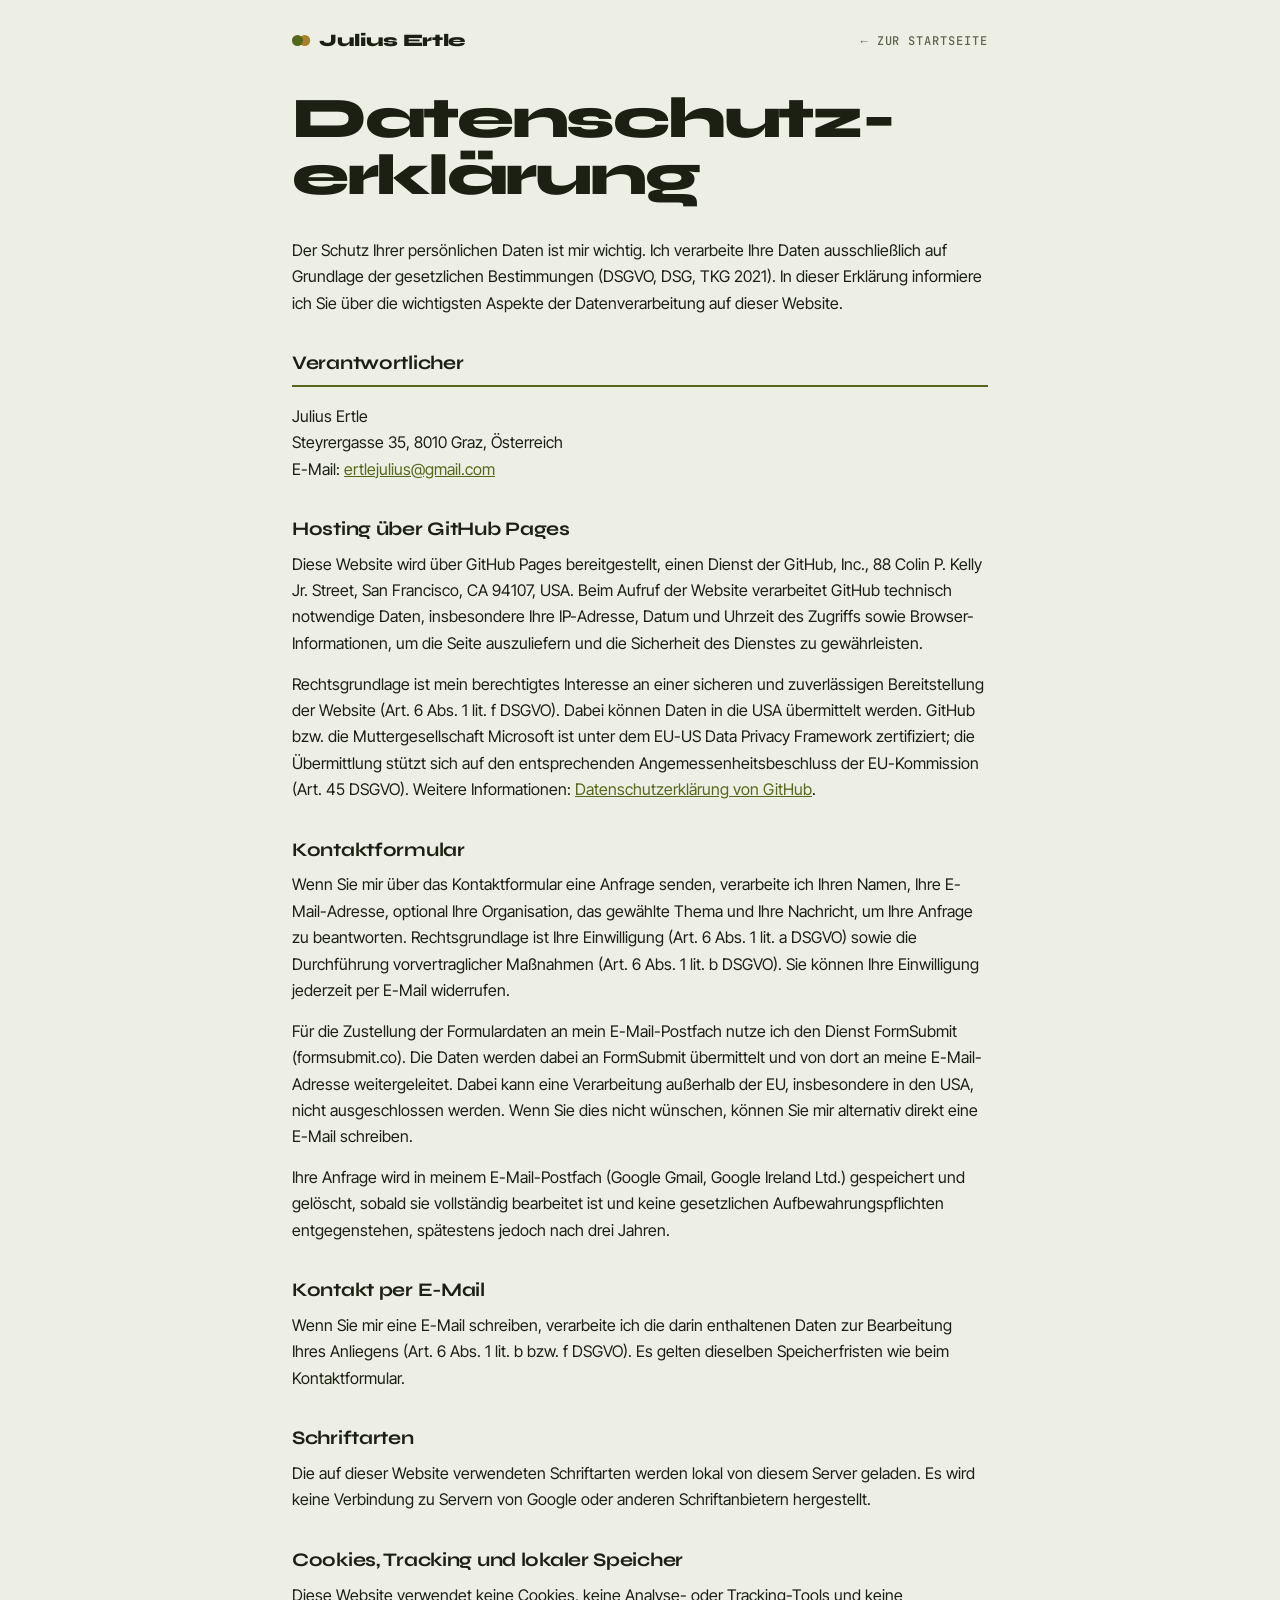
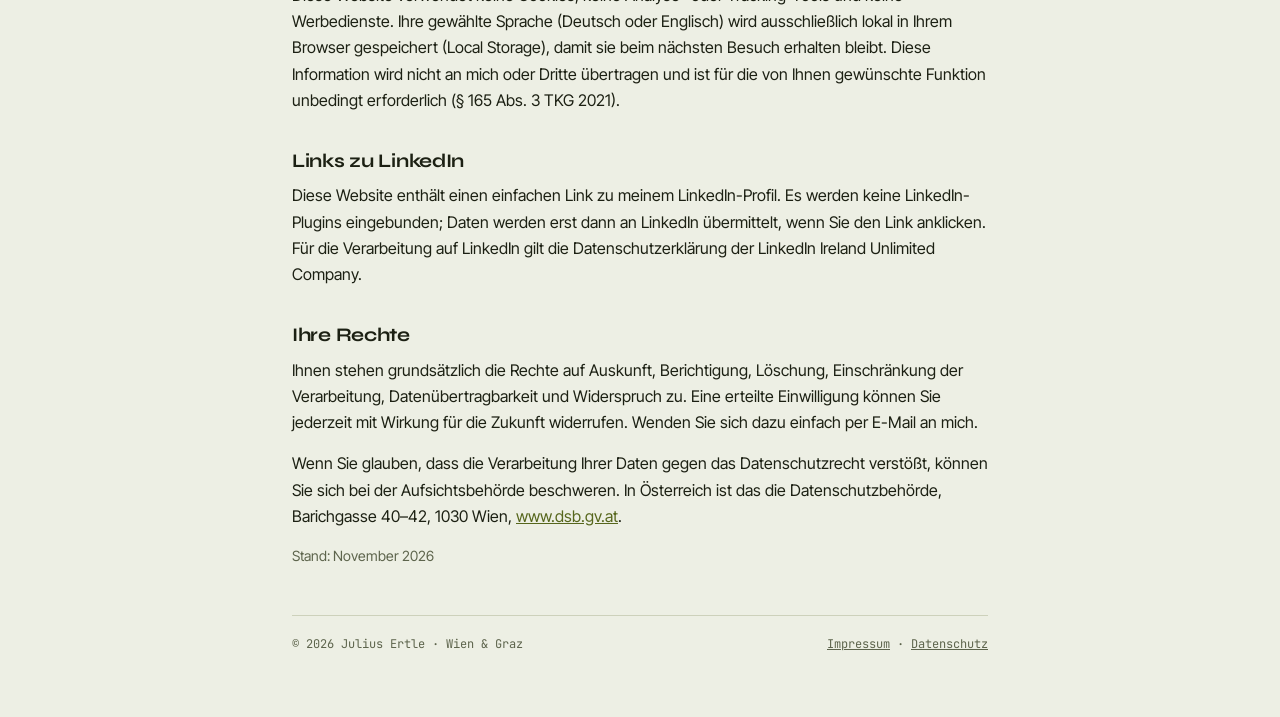
<file: datenschutz.html>
<!doctype html>
<html lang="de">
<head>
<meta charset="utf-8">
<meta name="viewport" content="width=device-width, initial-scale=1, viewport-fit=cover">
<meta name="robots" content="noindex">
<link rel="icon" href="data:image/svg+xml,%3Csvg xmlns='http://www.w3.org/2000/svg' viewBox='0 0 32 32'%3E%3Crect width='32' height='32' fill='%23edefe4'/%3E%3Ccircle cx='13' cy='16' r='7' fill='%2356661c'/%3E%3Ccircle cx='20' cy='16' r='7' fill='%23a9802a' fill-opacity='.85'/%3E%3C/svg%3E">
<link rel="stylesheet" href="fonts/fonts.css">
<style>
:root { --bg:#edefe4; --ink:#1c2013; --muted:#5d644c; --line:#cdd1bb; --accent:#56661c; --brass:#a9802a; --ph:rgba(169,128,42,.16);
  --display:"Syne","Helvetica Neue",Arial,sans-serif; --body:"Inter Tight","Helvetica Neue",Arial,sans-serif; --mono:"JetBrains Mono",ui-monospace,Menlo,monospace;
  padding-top: env(safe-area-inset-top,0px); padding-bottom: env(safe-area-inset-bottom,0px); }
@media (prefers-color-scheme: dark) { :root:not([data-theme="light"]) { --bg:#12150c; --ink:#e8ebda; --muted:#9ba185; --line:#2c3220; --accent:#a9bb5c; --brass:#d8af55; --ph:rgba(216,175,85,.18); color-scheme: dark; } }
:root[data-theme="dark"] { --bg:#12150c; --ink:#e8ebda; --muted:#9ba185; --line:#2c3220; --accent:#a9bb5c; --brass:#d8af55; --ph:rgba(216,175,85,.18); color-scheme: dark; }
* { box-sizing: border-box; }
body { margin:0; background:var(--bg); color:var(--ink); font:400 1rem/1.65 var(--body); -webkit-font-smoothing:antialiased; }
.wrap { max-width: 46rem; margin-inline:auto; padding-left:max(20px,env(safe-area-inset-left,0px)); padding-right:max(20px,env(safe-area-inset-right,0px)); padding-block: 2rem 4rem; }
header { display:flex; justify-content:space-between; align-items:center; gap:1rem; padding-bottom:2.5rem; flex-wrap:wrap; }
.mark { font:800 1.1rem/1 var(--display); letter-spacing:-.02em; text-decoration:none; color:inherit; display:flex; align-items:center; gap:.55rem; }
.mark i { width:.7rem; height:.7rem; background:var(--accent); border-radius:50%; box-shadow:.45rem 0 0 var(--brass); margin-right:.45rem; display:inline-block; }
.back { font:500 .75rem/1 var(--mono); letter-spacing:.08em; text-transform:uppercase; color:var(--muted); text-decoration:none; }
.back:hover { color:var(--ink); }
h1 { font:800 clamp(2.2rem,7vw,3.6rem)/1 var(--display); letter-spacing:-.04em; margin:0 0 2rem; }
h2 { font:700 1.2rem/1.25 var(--display); letter-spacing:-.015em; margin:2.2rem 0 .6rem; }
p, ul { margin:0 0 .9rem; } ul { padding-left:1.2rem; }
a { color:var(--accent); }
.card { border-top:2px solid var(--accent); padding-top:1rem; margin-bottom:1rem; }
.small { font-size:.88rem; color:var(--muted); }
.ph { background:var(--ph); box-shadow:inset 0 -1px 0 var(--brass); padding-inline:.15em; }
footer { border-top:1px solid var(--line); margin-top:3rem; padding-top:1.2rem; font:400 .75rem/1.5 var(--mono); color:var(--muted); display:flex; gap:1rem; flex-wrap:wrap; justify-content:space-between; }
footer a { color:inherit; }
:focus-visible { outline:2px solid var(--brass); outline-offset:3px; }
</style>
<title>Datenschutz · Julius Ertle</title>
</head>
<body>
<div class="wrap">
<header><a class="mark" href="index.html"><i aria-hidden="true"></i>Julius Ertle</a><a class="back" href="index.html">← Zur Startseite</a></header>
<main>
<h1>Datenschutz&shy;erklärung</h1>
<p>Der Schutz Ihrer persönlichen Daten ist mir wichtig. Ich verarbeite Ihre Daten ausschließlich auf Grundlage der gesetzlichen Bestimmungen (DSGVO, DSG, TKG 2021). In dieser Erklärung informiere ich Sie über die wichtigsten Aspekte der Datenverarbeitung auf dieser Website.</p>

<h2>Verantwortlicher</h2>
<div class="card"><p>Julius Ertle<br>Steyrergasse 35, 8010 Graz, Österreich<br>E-Mail: <a href="mailto:ertlejulius@gmail.com">ertlejulius@gmail.com</a></p></div>

<h2>Hosting über GitHub Pages</h2>
<p>Diese Website wird über GitHub Pages bereitgestellt, einen Dienst der GitHub, Inc., 88 Colin P. Kelly Jr. Street, San Francisco, CA 94107, USA. Beim Aufruf der Website verarbeitet GitHub technisch notwendige Daten, insbesondere Ihre IP-Adresse, Datum und Uhrzeit des Zugriffs sowie Browser-Informationen, um die Seite auszuliefern und die Sicherheit des Dienstes zu gewährleisten.</p>
<p>Rechtsgrundlage ist mein berechtigtes Interesse an einer sicheren und zuverlässigen Bereitstellung der Website (Art. 6 Abs. 1 lit. f DSGVO). Dabei können Daten in die USA übermittelt werden. GitHub bzw. die Muttergesellschaft Microsoft ist unter dem EU-US Data Privacy Framework zertifiziert; die Übermittlung stützt sich auf den entsprechenden Angemessenheitsbeschluss der EU-Kommission (Art. 45 DSGVO). Weitere Informationen: <a href="https://docs.github.com/de/site-policy/privacy-policies/github-general-privacy-statement" target="_blank" rel="noopener noreferrer">Datenschutzerklärung von GitHub</a>.</p>

<h2>Kontaktformular</h2>
<p>Wenn Sie mir über das Kontaktformular eine Anfrage senden, verarbeite ich Ihren Namen, Ihre E-Mail-Adresse, optional Ihre Organisation, das gewählte Thema und Ihre Nachricht, um Ihre Anfrage zu beantworten. Rechtsgrundlage ist Ihre Einwilligung (Art. 6 Abs. 1 lit. a DSGVO) sowie die Durchführung vorvertraglicher Maßnahmen (Art. 6 Abs. 1 lit. b DSGVO). Sie können Ihre Einwilligung jederzeit per E-Mail widerrufen.</p>
<p>Für die Zustellung der Formulardaten an mein E-Mail-Postfach nutze ich den Dienst FormSubmit (formsubmit.co). Die Daten werden dabei an FormSubmit übermittelt und von dort an meine E-Mail-Adresse weitergeleitet. Dabei kann eine Verarbeitung außerhalb der EU, insbesondere in den USA, nicht ausgeschlossen werden. Wenn Sie dies nicht wünschen, können Sie mir alternativ direkt eine E-Mail schreiben.</p>
<p>Ihre Anfrage wird in meinem E-Mail-Postfach (Google Gmail, Google Ireland Ltd.) gespeichert und gelöscht, sobald sie vollständig bearbeitet ist und keine gesetzlichen Aufbewahrungspflichten entgegenstehen, spätestens jedoch nach drei Jahren.</p>

<h2>Kontakt per E-Mail</h2>
<p>Wenn Sie mir eine E-Mail schreiben, verarbeite ich die darin enthaltenen Daten zur Bearbeitung Ihres Anliegens (Art. 6 Abs. 1 lit. b bzw. f DSGVO). Es gelten dieselben Speicherfristen wie beim Kontaktformular.</p>

<h2>Schriftarten</h2>
<p>Die auf dieser Website verwendeten Schriftarten werden lokal von diesem Server geladen. Es wird keine Verbindung zu Servern von Google oder anderen Schriftanbietern hergestellt.</p>

<h2>Cookies, Tracking und lokaler Speicher</h2>
<p>Diese Website verwendet keine Cookies, keine Analyse- oder Tracking-Tools und keine Werbedienste. Ihre gewählte Sprache (Deutsch oder Englisch) wird ausschließlich lokal in Ihrem Browser gespeichert (Local Storage), damit sie beim nächsten Besuch erhalten bleibt. Diese Information wird nicht an mich oder Dritte übertragen und ist für die von Ihnen gewünschte Funktion unbedingt erforderlich (§ 165 Abs. 3 TKG 2021).</p>

<h2>Links zu LinkedIn</h2>
<p>Diese Website enthält einen einfachen Link zu meinem LinkedIn-Profil. Es werden keine LinkedIn-Plugins eingebunden; Daten werden erst dann an LinkedIn übermittelt, wenn Sie den Link anklicken. Für die Verarbeitung auf LinkedIn gilt die Datenschutzerklärung der LinkedIn Ireland Unlimited Company.</p>

<h2>Ihre Rechte</h2>
<p>Ihnen stehen grundsätzlich die Rechte auf Auskunft, Berichtigung, Löschung, Einschränkung der Verarbeitung, Datenübertragbarkeit und Widerspruch zu. Eine erteilte Einwilligung können Sie jederzeit mit Wirkung für die Zukunft widerrufen. Wenden Sie sich dazu einfach per E-Mail an mich.</p>
<p>Wenn Sie glauben, dass die Verarbeitung Ihrer Daten gegen das Datenschutzrecht verstößt, können Sie sich bei der Aufsichtsbehörde beschweren. In Österreich ist das die Datenschutzbehörde, Barichgasse 40–42, 1030 Wien, <a href="https://www.dsb.gv.at" target="_blank" rel="noopener noreferrer">www.dsb.gv.at</a>.</p>

<p class="small">Stand: November 2026</p>
</main>
<footer><span>© 2026 Julius Ertle · Wien &amp; Graz</span><span><a href="impressum.html">Impressum</a> · <a href="datenschutz.html">Datenschutz</a></span></footer>
</div>
</body>
</html>
</file>
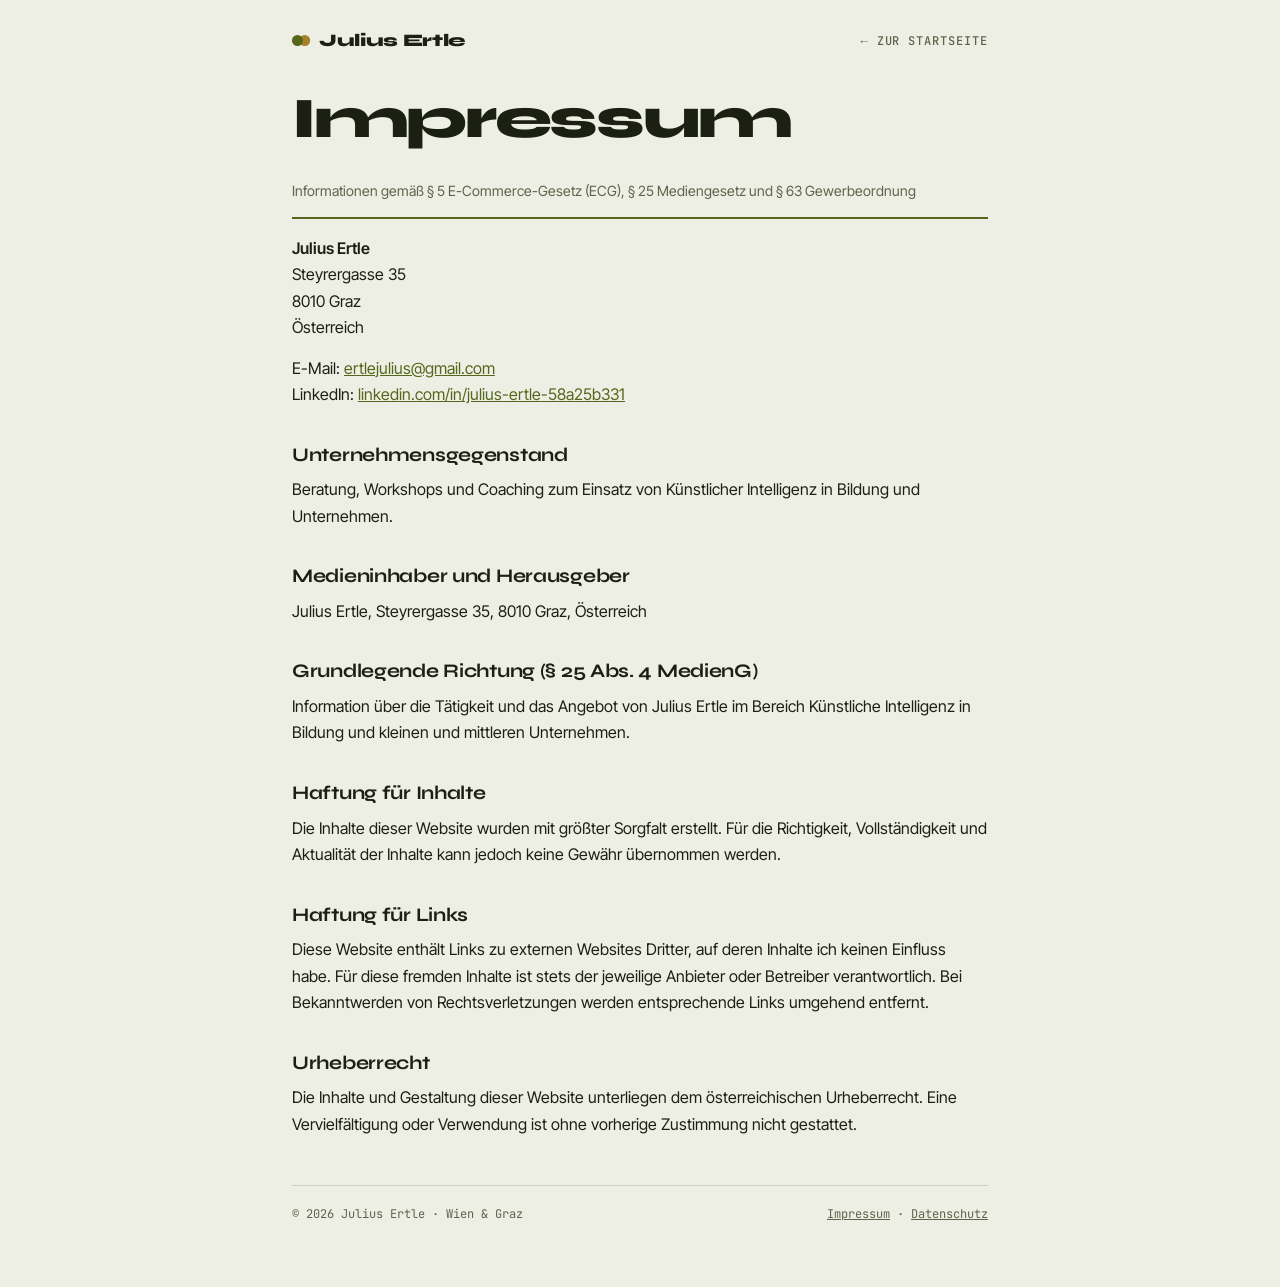
<file: impressum.html>
<!doctype html>
<html lang="de">
<head>
<meta charset="utf-8">
<meta name="viewport" content="width=device-width, initial-scale=1, viewport-fit=cover">
<meta name="robots" content="noindex">
<link rel="icon" href="data:image/svg+xml,%3Csvg xmlns='http://www.w3.org/2000/svg' viewBox='0 0 32 32'%3E%3Crect width='32' height='32' fill='%23edefe4'/%3E%3Ccircle cx='13' cy='16' r='7' fill='%2356661c'/%3E%3Ccircle cx='20' cy='16' r='7' fill='%23a9802a' fill-opacity='.85'/%3E%3C/svg%3E">
<link rel="stylesheet" href="fonts/fonts.css">
<style>
:root { --bg:#edefe4; --ink:#1c2013; --muted:#5d644c; --line:#cdd1bb; --accent:#56661c; --brass:#a9802a; --ph:rgba(169,128,42,.16);
  --display:"Syne","Helvetica Neue",Arial,sans-serif; --body:"Inter Tight","Helvetica Neue",Arial,sans-serif; --mono:"JetBrains Mono",ui-monospace,Menlo,monospace;
  padding-top: env(safe-area-inset-top,0px); padding-bottom: env(safe-area-inset-bottom,0px); }
@media (prefers-color-scheme: dark) { :root:not([data-theme="light"]) { --bg:#12150c; --ink:#e8ebda; --muted:#9ba185; --line:#2c3220; --accent:#a9bb5c; --brass:#d8af55; --ph:rgba(216,175,85,.18); color-scheme: dark; } }
:root[data-theme="dark"] { --bg:#12150c; --ink:#e8ebda; --muted:#9ba185; --line:#2c3220; --accent:#a9bb5c; --brass:#d8af55; --ph:rgba(216,175,85,.18); color-scheme: dark; }
* { box-sizing: border-box; }
body { margin:0; background:var(--bg); color:var(--ink); font:400 1rem/1.65 var(--body); -webkit-font-smoothing:antialiased; }
.wrap { max-width: 46rem; margin-inline:auto; padding-left:max(20px,env(safe-area-inset-left,0px)); padding-right:max(20px,env(safe-area-inset-right,0px)); padding-block: 2rem 4rem; }
header { display:flex; justify-content:space-between; align-items:center; gap:1rem; padding-bottom:2.5rem; flex-wrap:wrap; }
.mark { font:800 1.1rem/1 var(--display); letter-spacing:-.02em; text-decoration:none; color:inherit; display:flex; align-items:center; gap:.55rem; }
.mark i { width:.7rem; height:.7rem; background:var(--accent); border-radius:50%; box-shadow:.45rem 0 0 var(--brass); margin-right:.45rem; display:inline-block; }
.back { font:500 .75rem/1 var(--mono); letter-spacing:.08em; text-transform:uppercase; color:var(--muted); text-decoration:none; }
.back:hover { color:var(--ink); }
h1 { font:800 clamp(2.2rem,7vw,3.6rem)/1 var(--display); letter-spacing:-.04em; margin:0 0 2rem; }
h2 { font:700 1.2rem/1.25 var(--display); letter-spacing:-.015em; margin:2.2rem 0 .6rem; }
p, ul { margin:0 0 .9rem; } ul { padding-left:1.2rem; }
a { color:var(--accent); }
.card { border-top:2px solid var(--accent); padding-top:1rem; margin-bottom:1rem; }
.small { font-size:.88rem; color:var(--muted); }
.ph { background:var(--ph); box-shadow:inset 0 -1px 0 var(--brass); padding-inline:.15em; }
footer { border-top:1px solid var(--line); margin-top:3rem; padding-top:1.2rem; font:400 .75rem/1.5 var(--mono); color:var(--muted); display:flex; gap:1rem; flex-wrap:wrap; justify-content:space-between; }
footer a { color:inherit; }
:focus-visible { outline:2px solid var(--brass); outline-offset:3px; }
</style>
<title>Impressum · Julius Ertle</title>
</head>
<body>
<div class="wrap">
<header><a class="mark" href="index.html"><i aria-hidden="true"></i>Julius Ertle</a><a class="back" href="index.html">← Zur Startseite</a></header>
<main>
<h1>Impressum</h1>
<p class="small">Informationen gemäß § 5 E-Commerce-Gesetz (ECG), § 25 Mediengesetz und § 63 Gewerbeordnung</p>

<div class="card">
<p><strong>Julius Ertle</strong><br>Steyrergasse 35<br>8010 Graz<br>Österreich</p>
<p>E-Mail: <a href="mailto:ertlejulius@gmail.com">ertlejulius@gmail.com</a><br>
LinkedIn: <a href="https://www.linkedin.com/in/julius-ertle-58a25b331/" target="_blank" rel="noopener noreferrer">linkedin.com/in/julius-ertle-58a25b331</a></p>
</div>

<h2>Unternehmensgegenstand</h2>
<p>Beratung, Workshops und Coaching zum Einsatz von Künstlicher Intelligenz in Bildung und Unternehmen.</p>

<h2>Medieninhaber und Herausgeber</h2>
<p>Julius Ertle, Steyrergasse 35, 8010 Graz, Österreich</p>

<h2>Grundlegende Richtung (§ 25 Abs. 4 MedienG)</h2>
<p>Information über die Tätigkeit und das Angebot von Julius Ertle im Bereich Künstliche Intelligenz in Bildung und kleinen und mittleren Unternehmen.</p>

<h2>Haftung für Inhalte</h2>
<p>Die Inhalte dieser Website wurden mit größter Sorgfalt erstellt. Für die Richtigkeit, Vollständigkeit und Aktualität der Inhalte kann jedoch keine Gewähr übernommen werden.</p>

<h2>Haftung für Links</h2>
<p>Diese Website enthält Links zu externen Websites Dritter, auf deren Inhalte ich keinen Einfluss habe. Für diese fremden Inhalte ist stets der jeweilige Anbieter oder Betreiber verantwortlich. Bei Bekanntwerden von Rechtsverletzungen werden entsprechende Links umgehend entfernt.</p>

<h2>Urheberrecht</h2>
<p>Die Inhalte und Gestaltung dieser Website unterliegen dem österreichischen Urheberrecht. Eine Vervielfältigung oder Verwendung ist ohne vorherige Zustimmung nicht gestattet.</p>
</main>
<footer><span>© 2026 Julius Ertle · Wien &amp; Graz</span><span><a href="impressum.html">Impressum</a> · <a href="datenschutz.html">Datenschutz</a></span></footer>
</div>
</body>
</html>
</file>
<file: fonts/fonts.css>
@font-face {
  font-family: 'Inter Tight';
  font-style: normal;
  font-weight: 400;
  font-display: swap;
  src: url(InterTight-400-latin-ext.woff2) format('woff2');
  unicode-range: U+0100-02BA, U+02BD-02C5, U+02C7-02CC, U+02CE-02D7, U+02DD-02FF, U+0304, U+0308, U+0329, U+1D00-1DBF, U+1E00-1E9F, U+1EF2-1EFF, U+2020, U+20A0-20AB, U+20AD-20C4, U+2113, U+2C60-2C7F, U+A720-A7FF;
}
@font-face {
  font-family: 'Inter Tight';
  font-style: normal;
  font-weight: 400;
  font-display: swap;
  src: url(InterTight-400-latin.woff2) format('woff2');
  unicode-range: U+0000-00FF, U+0131, U+0152-0153, U+02BB-02BC, U+02C6, U+02DA, U+02DC, U+0304, U+0308, U+0329, U+2000-206F, U+20AC, U+2122, U+2191, U+2193, U+2212, U+2215, U+FEFF, U+FFFD;
}
@font-face {
  font-family: 'Inter Tight';
  font-style: normal;
  font-weight: 500;
  font-display: swap;
  src: url(InterTight-500-latin-ext.woff2) format('woff2');
  unicode-range: U+0100-02BA, U+02BD-02C5, U+02C7-02CC, U+02CE-02D7, U+02DD-02FF, U+0304, U+0308, U+0329, U+1D00-1DBF, U+1E00-1E9F, U+1EF2-1EFF, U+2020, U+20A0-20AB, U+20AD-20C4, U+2113, U+2C60-2C7F, U+A720-A7FF;
}
@font-face {
  font-family: 'Inter Tight';
  font-style: normal;
  font-weight: 500;
  font-display: swap;
  src: url(InterTight-500-latin.woff2) format('woff2');
  unicode-range: U+0000-00FF, U+0131, U+0152-0153, U+02BB-02BC, U+02C6, U+02DA, U+02DC, U+0304, U+0308, U+0329, U+2000-206F, U+20AC, U+2122, U+2191, U+2193, U+2212, U+2215, U+FEFF, U+FFFD;
}
@font-face {
  font-family: 'Inter Tight';
  font-style: normal;
  font-weight: 600;
  font-display: swap;
  src: url(InterTight-600-latin-ext.woff2) format('woff2');
  unicode-range: U+0100-02BA, U+02BD-02C5, U+02C7-02CC, U+02CE-02D7, U+02DD-02FF, U+0304, U+0308, U+0329, U+1D00-1DBF, U+1E00-1E9F, U+1EF2-1EFF, U+2020, U+20A0-20AB, U+20AD-20C4, U+2113, U+2C60-2C7F, U+A720-A7FF;
}
@font-face {
  font-family: 'Inter Tight';
  font-style: normal;
  font-weight: 600;
  font-display: swap;
  src: url(InterTight-600-latin.woff2) format('woff2');
  unicode-range: U+0000-00FF, U+0131, U+0152-0153, U+02BB-02BC, U+02C6, U+02DA, U+02DC, U+0304, U+0308, U+0329, U+2000-206F, U+20AC, U+2122, U+2191, U+2193, U+2212, U+2215, U+FEFF, U+FFFD;
}
@font-face {
  font-family: 'JetBrains Mono';
  font-style: normal;
  font-weight: 400;
  font-display: swap;
  src: url(JetBrainsMono-400-latin-ext.woff2) format('woff2');
  unicode-range: U+0100-02BA, U+02BD-02C5, U+02C7-02CC, U+02CE-02D7, U+02DD-02FF, U+0304, U+0308, U+0329, U+1D00-1DBF, U+1E00-1E9F, U+1EF2-1EFF, U+2020, U+20A0-20AB, U+20AD-20C4, U+2113, U+2C60-2C7F, U+A720-A7FF;
}
@font-face {
  font-family: 'JetBrains Mono';
  font-style: normal;
  font-weight: 400;
  font-display: swap;
  src: url(JetBrainsMono-400-latin.woff2) format('woff2');
  unicode-range: U+0000-00FF, U+0131, U+0152-0153, U+02BB-02BC, U+02C6, U+02DA, U+02DC, U+0304, U+0308, U+0329, U+2000-206F, U+20AC, U+2122, U+2191, U+2193, U+2212, U+2215, U+FEFF, U+FFFD;
}
@font-face {
  font-family: 'JetBrains Mono';
  font-style: normal;
  font-weight: 500;
  font-display: swap;
  src: url(JetBrainsMono-500-latin-ext.woff2) format('woff2');
  unicode-range: U+0100-02BA, U+02BD-02C5, U+02C7-02CC, U+02CE-02D7, U+02DD-02FF, U+0304, U+0308, U+0329, U+1D00-1DBF, U+1E00-1E9F, U+1EF2-1EFF, U+2020, U+20A0-20AB, U+20AD-20C4, U+2113, U+2C60-2C7F, U+A720-A7FF;
}
@font-face {
  font-family: 'JetBrains Mono';
  font-style: normal;
  font-weight: 500;
  font-display: swap;
  src: url(JetBrainsMono-500-latin.woff2) format('woff2');
  unicode-range: U+0000-00FF, U+0131, U+0152-0153, U+02BB-02BC, U+02C6, U+02DA, U+02DC, U+0304, U+0308, U+0329, U+2000-206F, U+20AC, U+2122, U+2191, U+2193, U+2212, U+2215, U+FEFF, U+FFFD;
}
@font-face {
  font-family: 'Syne';
  font-style: normal;
  font-weight: 500;
  font-display: swap;
  src: url(Syne-500-latin-ext.woff2) format('woff2');
  unicode-range: U+0100-02BA, U+02BD-02C5, U+02C7-02CC, U+02CE-02D7, U+02DD-02FF, U+0304, U+0308, U+0329, U+1D00-1DBF, U+1E00-1E9F, U+1EF2-1EFF, U+2020, U+20A0-20AB, U+20AD-20C4, U+2113, U+2C60-2C7F, U+A720-A7FF;
}
@font-face {
  font-family: 'Syne';
  font-style: normal;
  font-weight: 500;
  font-display: swap;
  src: url(Syne-500-latin.woff2) format('woff2');
  unicode-range: U+0000-00FF, U+0131, U+0152-0153, U+02BB-02BC, U+02C6, U+02DA, U+02DC, U+0304, U+0308, U+0329, U+2000-206F, U+20AC, U+2122, U+2191, U+2193, U+2212, U+2215, U+FEFF, U+FFFD;
}
@font-face {
  font-family: 'Syne';
  font-style: normal;
  font-weight: 700;
  font-display: swap;
  src: url(Syne-700-latin-ext.woff2) format('woff2');
  unicode-range: U+0100-02BA, U+02BD-02C5, U+02C7-02CC, U+02CE-02D7, U+02DD-02FF, U+0304, U+0308, U+0329, U+1D00-1DBF, U+1E00-1E9F, U+1EF2-1EFF, U+2020, U+20A0-20AB, U+20AD-20C4, U+2113, U+2C60-2C7F, U+A720-A7FF;
}
@font-face {
  font-family: 'Syne';
  font-style: normal;
  font-weight: 700;
  font-display: swap;
  src: url(Syne-700-latin.woff2) format('woff2');
  unicode-range: U+0000-00FF, U+0131, U+0152-0153, U+02BB-02BC, U+02C6, U+02DA, U+02DC, U+0304, U+0308, U+0329, U+2000-206F, U+20AC, U+2122, U+2191, U+2193, U+2212, U+2215, U+FEFF, U+FFFD;
}
@font-face {
  font-family: 'Syne';
  font-style: normal;
  font-weight: 800;
  font-display: swap;
  src: url(Syne-800-latin-ext.woff2) format('woff2');
  unicode-range: U+0100-02BA, U+02BD-02C5, U+02C7-02CC, U+02CE-02D7, U+02DD-02FF, U+0304, U+0308, U+0329, U+1D00-1DBF, U+1E00-1E9F, U+1EF2-1EFF, U+2020, U+20A0-20AB, U+20AD-20C4, U+2113, U+2C60-2C7F, U+A720-A7FF;
}
@font-face {
  font-family: 'Syne';
  font-style: normal;
  font-weight: 800;
  font-display: swap;
  src: url(Syne-800-latin.woff2) format('woff2');
  unicode-range: U+0000-00FF, U+0131, U+0152-0153, U+02BB-02BC, U+02C6, U+02DA, U+02DC, U+0304, U+0308, U+0329, U+2000-206F, U+20AC, U+2122, U+2191, U+2193, U+2212, U+2215, U+FEFF, U+FFFD;
}
</file>
